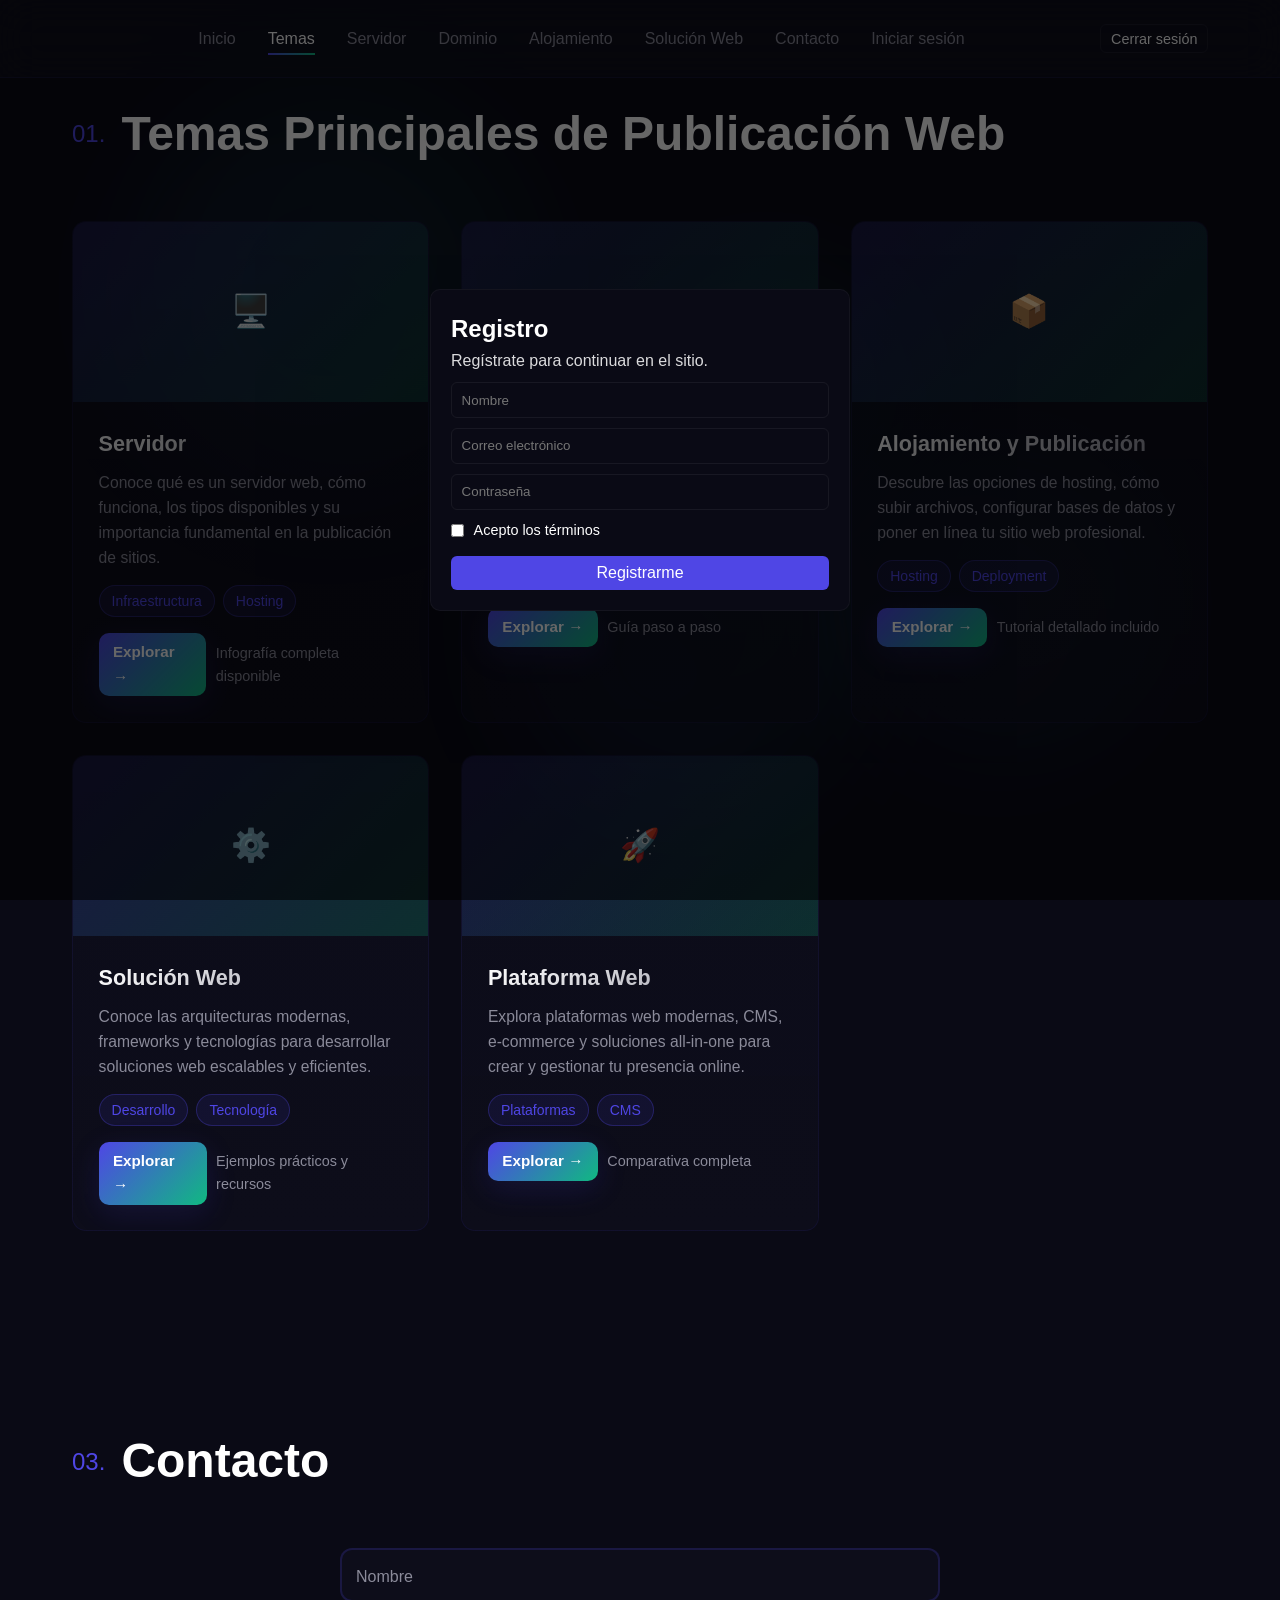
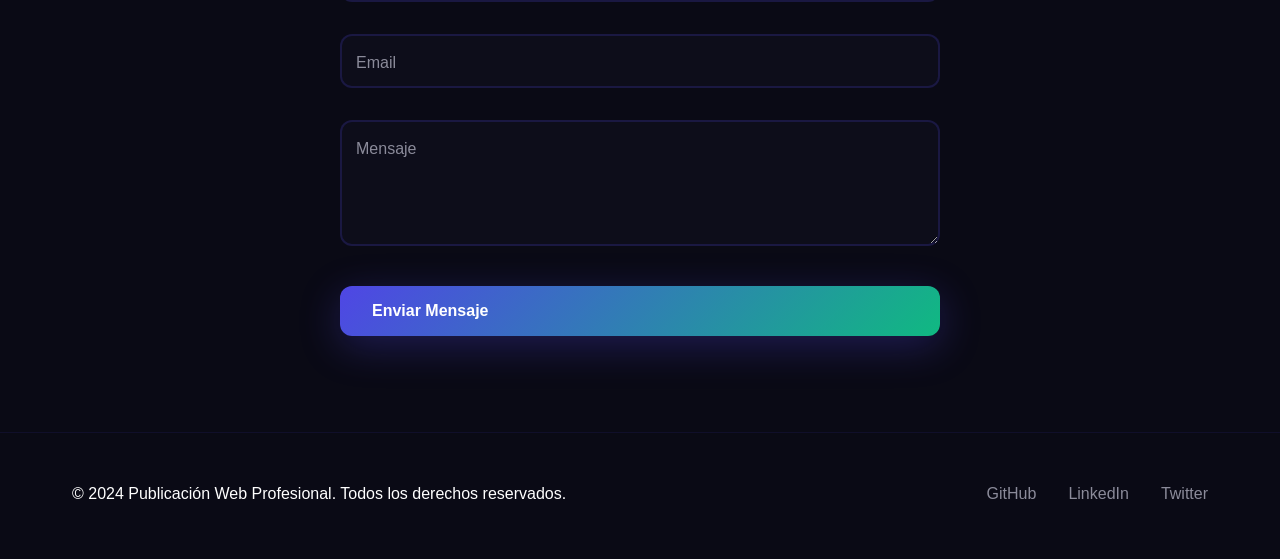
<file: index.html>
<!DOCTYPE html>
<html lang="es">
<head>
    <meta charset="UTF-8">
    <meta name="viewport" content="width=device-width, initial-scale=1.0">
    <title>Publicación Web Profesional | Hosting, Dominios y Soluciones</title>
    <link rel="stylesheet" href="estilo.css">
</head>
<body>
    <!-- Animated Background -->
    <div class="animated-bg">
        <div class="floating-shape shape-1"></div>
        <div class="floating-shape shape-2"></div>
        <div class="floating-shape shape-3"></div>
        <div class="floating-shape shape-4"></div>
    </div>

    <!-- Navigation -->
    <nav class="navbar">
        <div class="container">
            <div class="nav-brand">
                <span class="logo-text"></span>
            </div>
            <ul class="nav-menu">
                <li><a href="#home" class="nav-link active">Inicio</a></li>
                <li><a href="#projects" class="nav-link">Temas</a></li>
                <li><a href="seguridad.html" class="nav-link">Servidor</a></li>
                <li><a href="bienestar.html" class="nav-link">Dominio</a></li>
                <li><a href="privacidad.html" class="nav-link">Alojamiento</a></li>
                <li><a href="multimedia.html" class="nav-link">Solución Web</a></li>
                <li><a href="contacto.html" class="nav-link">Contacto</a></li>
                <li><a href="login.html" class="nav-link">Iniciar sesión</a></li>
            </ul>
            <div class="hamburger">
                <span></span>
                <span></span>
                <span></span>
            </div>
        </div>
    </nav>

    <!-- Projects Section -->
    <section id="projects" class="projects">
        <div class="container">
            <h2 class="section-title">
                <span class="title-number">01.</span>
                Temas Principales de Publicación Web
            </h2>
            <div class="projects-grid">
                <div class="project-card" data-tilt>
                    <div class="card-glow"></div>
                    <div class="project-image">
                        <div class="image-overlay"></div>
                        <div class="project-preview">🖥️</div>
                    </div>
                    <div class="project-content">
                        <h3>Servidor</h3>
                        <p>Conoce qué es un servidor web, cómo funciona, los tipos disponibles y su importancia fundamental en la publicación de sitios.</p>
                        <div class="project-tags">
                            <span class="tag">Infraestructura</span>
                            <span class="tag">Hosting</span>
                        </div>
                        <div class="project-action">
                            <a href="seguridad.html" class="project-link">Explorar →</a>
                            <span style="color:var(--gray);font-size:0.9rem;">Infografía completa disponible</span>
                        </div>
                    </div>
                </div>

                <div class="project-card" data-tilt>
                    <div class="card-glow"></div>
                    <div class="project-image">
                        <div class="image-overlay"></div>
                        <div class="project-preview">🌐</div>
                    </div>
                    <div class="project-content">
                        <h3>Dominio</h3>
                        <p>Aprende cómo elegir un dominio, registrarlo, configurar el DNS y establecer la identidad visual de tu sitio en internet.</p>
                        <div class="project-tags">
                            <span class="tag">Identidad Web</span>
                            <span class="tag">DNS</span>
                        </div>
                        <div class="project-action">
                            <a href="bienestar.html" class="project-link">Explorar →</a>
                            <span style="color:var(--gray);font-size:0.9rem;">Guía paso a paso</span>
                        </div>
                    </div>
                </div>

                <div class="project-card" data-tilt>
                    <div class="card-glow"></div>
                    <div class="project-image">
                        <div class="image-overlay"></div>
                        <div class="project-preview">📦</div>
                    </div>
                    <div class="project-content">
                        <h3>Alojamiento y Publicación</h3>
                        <p>Descubre las opciones de hosting, cómo subir archivos, configurar bases de datos y poner en línea tu sitio web profesional.</p>
                        <div class="project-tags">
                            <span class="tag">Hosting</span>
                            <span class="tag">Deployment</span>
                        </div>
                        <div class="project-action">
                            <a href="privacidad.html" class="project-link">Explorar →</a>
                            <span style="color:var(--gray);font-size:0.9rem;">Tutorial detallado incluido</span>
                        </div>
                    </div>
                </div>

                <div class="project-card" data-tilt>
                    <div class="card-glow"></div>
                    <div class="project-image">
                        <div class="image-overlay"></div>
                        <div class="project-preview">⚙️</div>
                    </div>
                    <div class="project-content">
                        <h3>Solución Web</h3>
                        <p>Conoce las arquitecturas modernas, frameworks y tecnologías para desarrollar soluciones web escalables y eficientes.</p>
                        <div class="project-tags">
                            <span class="tag">Desarrollo</span>
                            <span class="tag">Tecnología</span>
                        </div>
                        <div class="project-action">
                            <a href="multimedia.html" class="project-link">Explorar →</a>
                            <span style="color:var(--gray);font-size:0.9rem;">Ejemplos prácticos y recursos</span>
                        </div>
                    </div>
                </div>

                <div class="project-card" data-tilt>
                    <div class="card-glow"></div>
                    <div class="project-image">
                        <div class="image-overlay"></div>
                        <div class="project-preview">🚀</div>
                    </div>
                    <div class="project-content">
                        <h3>Plataforma Web</h3>
                        <p>Explora plataformas web modernas, CMS, e-commerce y soluciones all-in-one para crear y gestionar tu presencia online.</p>
                        <div class="project-tags">
                            <span class="tag">Plataformas</span>
                            <span class="tag">CMS</span>
                        </div>
                        <div class="project-action">
                            <a href="zona_privada.html" class="project-link">Explorar →</a>
                            <span style="color:var(--gray);font-size:0.9rem;">Comparativa completa</span>
                        </div>
                    </div>
                </div>
            </div>
        </div>
    </section>

    <!-- Contact Section -->
    <section id="contact" class="contact">
        <div class="container">
            <h2 class="section-title">
                <span class="title-number">03.</span>
                Contacto
            </h2>
            <div class="contact-content">
                <form class="contact-form">
                    <div class="form-group">
                        <input type="text" id="name" required>
                        <label for="name">Nombre</label>
                        <span class="focus-border"></span>
                    </div>
                    <div class="form-group">
                        <input type="email" id="email" required>
                        <label for="email">Email</label>
                        <span class="focus-border"></span>
                    </div>
                    <div class="form-group">
                        <textarea id="message" rows="5" required></textarea>
                        <label for="message">Mensaje</label>
                        <span class="focus-border"></span>
                    </div>
                    <button type="submit" class="btn btn-primary btn-submit">
                        <span>Enviar Mensaje</span>
                        <div class="btn-glow"></div>
                    </button>
                </form>
            </div>
        </div>
    </section>

    <!-- Footer -->
    <footer class="footer">
        <div class="container">
            <p>&copy; 2024 Publicación Web Profesional. Todos los derechos reservados.</p>
            <div class="social-links">
                <a href="#" class="social-link">GitHub</a>
                <a href="#" class="social-link">LinkedIn</a>
                <a href="#" class="social-link">Twitter</a>
            </div>
        </div>
    </footer>

    <script src="script.js"></script>
</body>
</html>
</file>
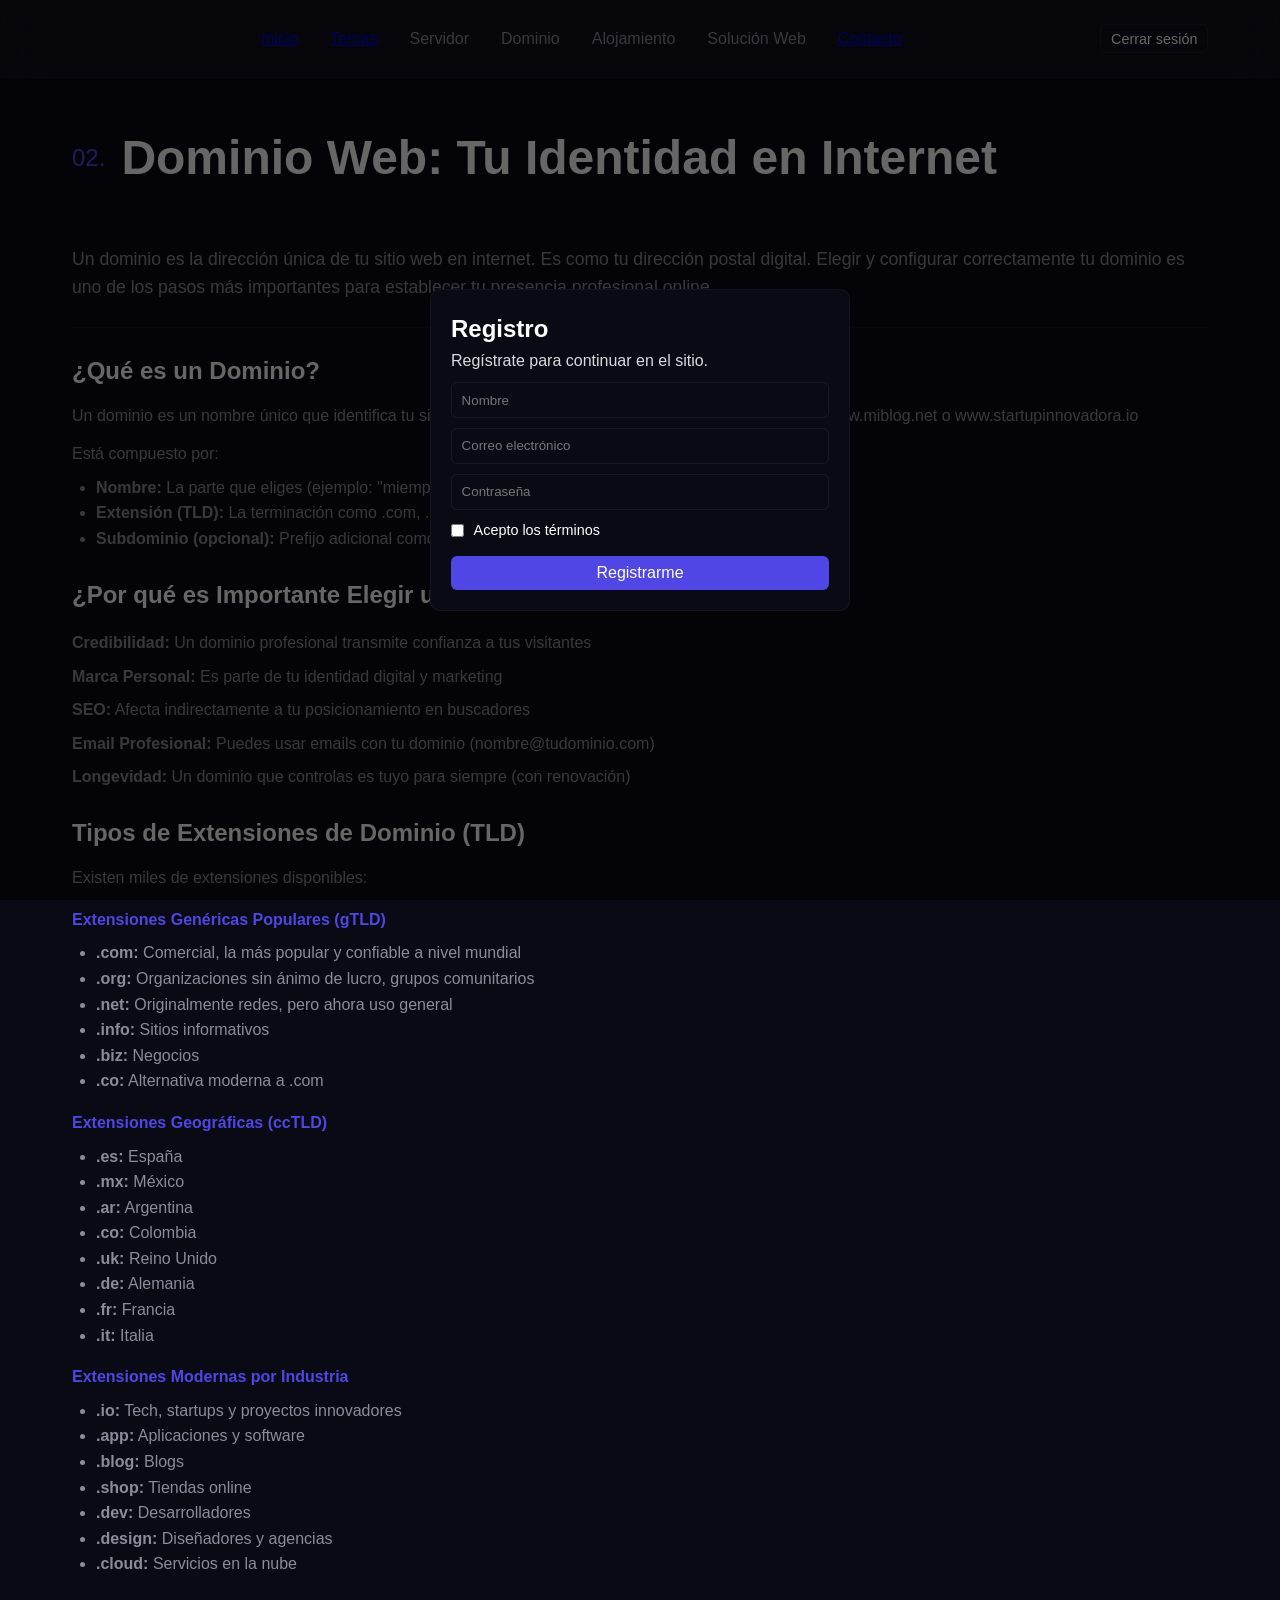
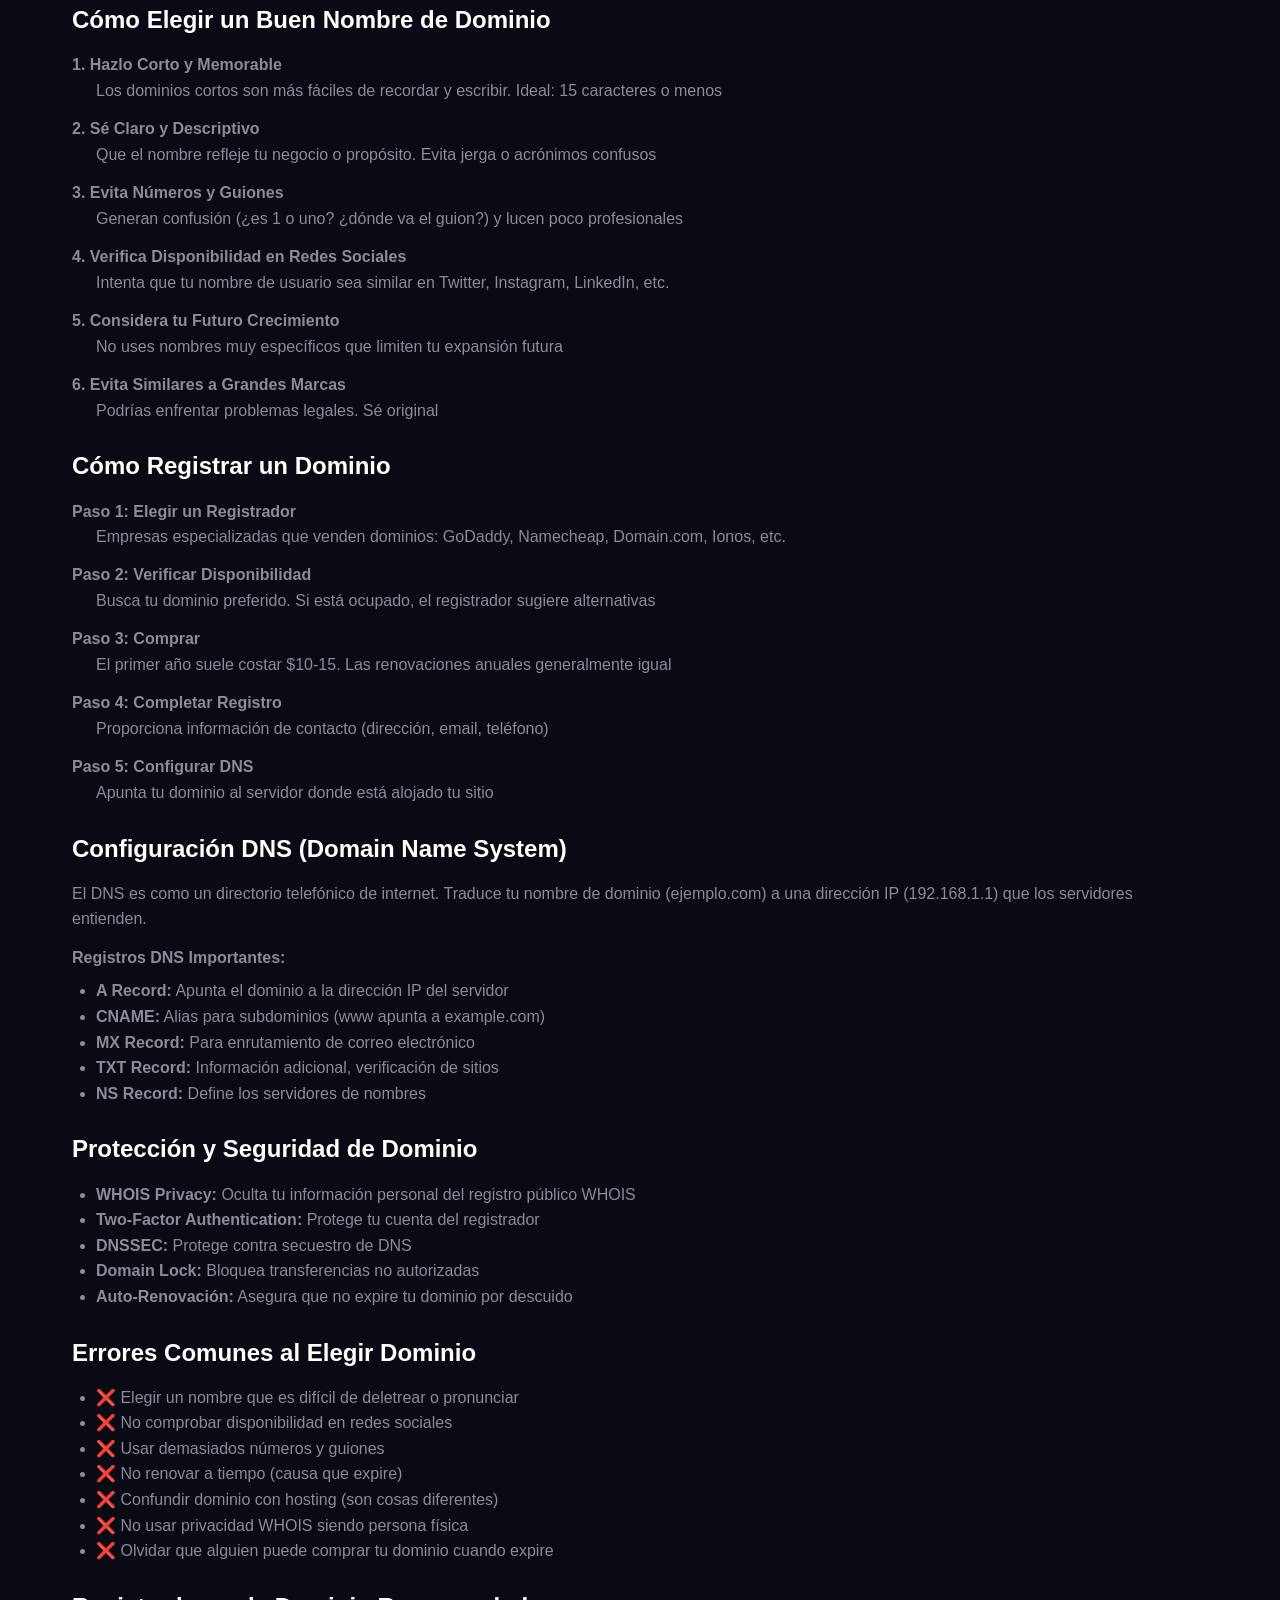
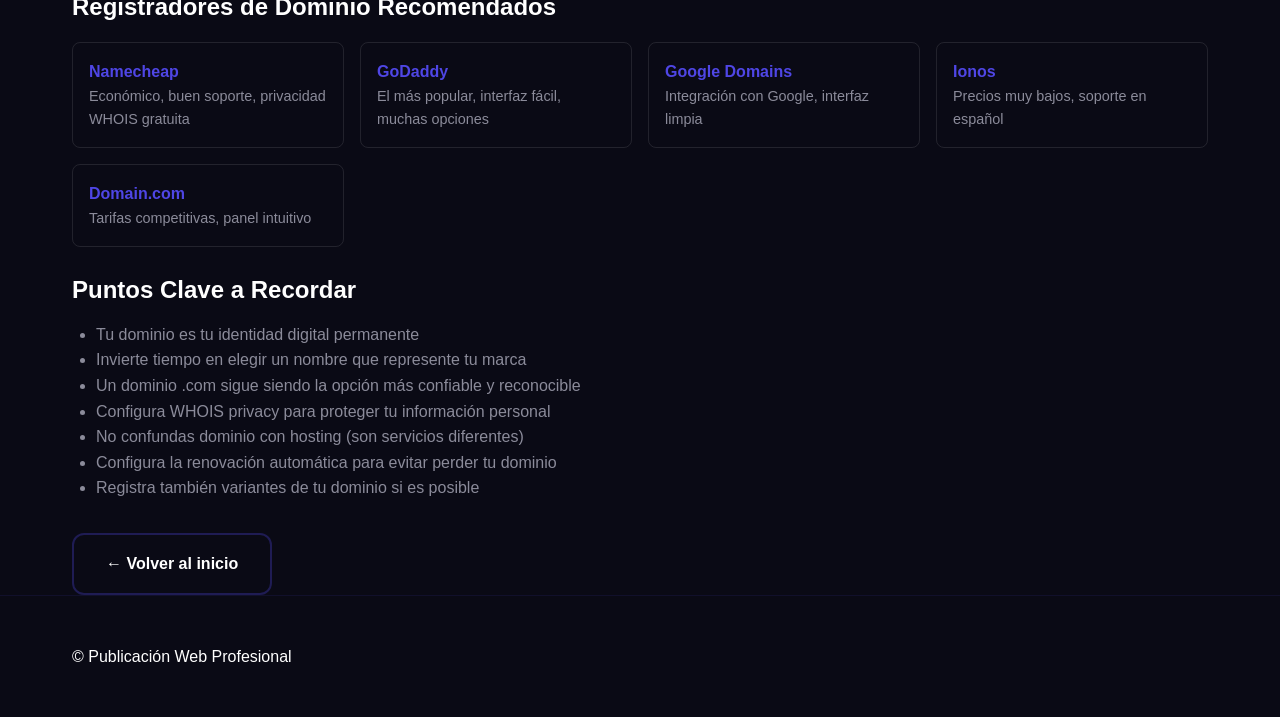
<file: bienestar.html>
<!DOCTYPE html>
<html lang="es">
<head>
    <meta charset="utf-8">
    <meta name="viewport" content="width=device-width,initial-scale=1">
    <title>Dominio Web </title>
    <link rel="stylesheet" href="estilo.css">
</head>
<body>
    <header class="navbar">
        <div class="container">
            <div class="nav-brand"><a href="index.html" class="logo-text"></a></div>
            <ul class="nav-menu">
                <li><a href="index.html">Inicio</a></li>
                <li><a href="index.html#projects">Temas</a></li>
                <li><a href="seguridad.html" class="nav-link">Servidor</a></li>
                <li><a href="bienestar.html" class="nav-link active">Dominio</a></li>
                <li><a href="privacidad.html" class="nav-link">Alojamiento</a></li>
                <li><a href="multimedia.html" class="nav-link">Solución Web</a></li>
                <li><a href="contacto.html">Contacto</a></li>
            </ul>
            <div class="hamburger"><span></span><span></span><span></span></div>
        </div>
    </header>

    <main class="container" style="padding-top:120px;">
        <section>
            <h1 class="section-title"><span class="title-number">02.</span> Dominio Web: Tu Identidad en Internet</h1>
            <p style="color:var(--gray);font-size:1.1rem;">Un dominio es la dirección única de tu sitio web en internet. Es como tu dirección postal digital. Elegir y configurar correctamente tu dominio es uno de los pasos más importantes para establecer tu presencia profesional online.</p>

            <hr style="border:none;border-top:1px solid rgba(var(--light-rgb),0.04);margin-top:1.6rem;" />

            <h2 style="color:var(--light);margin-top:1.5rem;">¿Qué es un Dominio?</h2>
            <p style="color:var(--gray);margin-top:0.8rem;">Un dominio es un nombre único que identifica tu sitio web en internet. Por ejemplo: www.miempresa.com, www.miblog.net o www.startupinnovadora.io</p>
            
            <p style="color:var(--gray);margin-top:0.8rem;">Está compuesto por:</p>
            <ul style="margin-top:0.5rem;color:var(--gray);margin-left:1.5rem;">
                <li><strong>Nombre:</strong> La parte que eliges (ejemplo: "miempresa")</li>
                <li><strong>Extensión (TLD):</strong> La terminación como .com, .es, .net, .org, .io, etc.</li>
                <li><strong>Subdominio (opcional):</strong> Prefijo adicional como "www" o "blog"</li>
            </ul>

            <h2 style="color:var(--light);margin-top:1.5rem;">¿Por qué es Importante Elegir un Buen Dominio?</h2>
            <div style="margin-top:1rem;">
                <p style="color:var(--gray);"><strong>Credibilidad:</strong> Un dominio profesional transmite confianza a tus visitantes</p>
                <p style="color:var(--gray);margin-top:0.5rem;"><strong>Marca Personal:</strong> Es parte de tu identidad digital y marketing</p>
                <p style="color:var(--gray);margin-top:0.5rem;"><strong>SEO:</strong> Afecta indirectamente a tu posicionamiento en buscadores</p>
                <p style="color:var(--gray);margin-top:0.5rem;"><strong>Email Profesional:</strong> Puedes usar emails con tu dominio (nombre@tudominio.com)</p>
                <p style="color:var(--gray);margin-top:0.5rem;"><strong>Longevidad:</strong> Un dominio que controlas es tuyo para siempre (con renovación)</p>
            </div>

            <h2 style="color:var(--light);margin-top:1.5rem;">Tipos de Extensiones de Dominio (TLD)</h2>
            <p style="color:var(--gray);margin-top:0.8rem;">Existen miles de extensiones disponibles:</p>

            <div style="margin-top:1rem;">
                <h4 style="color:var(--primary);">Extensiones Genéricas Populares (gTLD)</h4>
                <ul style="margin-top:0.5rem;color:var(--gray);margin-left:1.5rem;">
                    <li><strong>.com:</strong> Comercial, la más popular y confiable a nivel mundial</li>
                    <li><strong>.org:</strong> Organizaciones sin ánimo de lucro, grupos comunitarios</li>
                    <li><strong>.net:</strong> Originalmente redes, pero ahora uso general</li>
                    <li><strong>.info:</strong> Sitios informativos</li>
                    <li><strong>.biz:</strong> Negocios</li>
                    <li><strong>.co:</strong> Alternativa moderna a .com</li>
                </ul>

                <h4 style="color:var(--primary);margin-top:1rem;">Extensiones Geográficas (ccTLD)</h4>
                <ul style="margin-top:0.5rem;color:var(--gray);margin-left:1.5rem;">
                    <li><strong>.es:</strong> España</li>
                    <li><strong>.mx:</strong> México</li>
                    <li><strong>.ar:</strong> Argentina</li>
                    <li><strong>.co:</strong> Colombia</li>
                    <li><strong>.uk:</strong> Reino Unido</li>
                    <li><strong>.de:</strong> Alemania</li>
                    <li><strong>.fr:</strong> Francia</li>
                    <li><strong>.it:</strong> Italia</li>
                </ul>

                <h4 style="color:var(--primary);margin-top:1rem;">Extensiones Modernas por Industria</h4>
                <ul style="margin-top:0.5rem;color:var(--gray);margin-left:1.5rem;">
                    <li><strong>.io:</strong> Tech, startups y proyectos innovadores</li>
                    <li><strong>.app:</strong> Aplicaciones y software</li>
                    <li><strong>.blog:</strong> Blogs</li>
                    <li><strong>.shop:</strong> Tiendas online</li>
                    <li><strong>.dev:</strong> Desarrolladores</li>
                    <li><strong>.design:</strong> Diseñadores y agencias</li>
                    <li><strong>.cloud:</strong> Servicios en la nube</li>
                </ul>
            </div>

            <h2 style="color:var(--light);margin-top:1.5rem;">Cómo Elegir un Buen Nombre de Dominio</h2>
            <p style="color:var(--gray);margin-top:0.8rem;"><strong>1. Hazlo Corto y Memorable</strong></p>
            <p style="color:var(--gray);margin-left:1.5rem;">Los dominios cortos son más fáciles de recordar y escribir. Ideal: 15 caracteres o menos</p>

            <p style="color:var(--gray);margin-top:0.8rem;"><strong>2. Sé Claro y Descriptivo</strong></p>
            <p style="color:var(--gray);margin-left:1.5rem;">Que el nombre refleje tu negocio o propósito. Evita jerga o acrónimos confusos</p>

            <p style="color:var(--gray);margin-top:0.8rem;"><strong>3. Evita Números y Guiones</strong></p>
            <p style="color:var(--gray);margin-left:1.5rem;">Generan confusión (¿es 1 o uno? ¿dónde va el guion?) y lucen poco profesionales</p>

            <p style="color:var(--gray);margin-top:0.8rem;"><strong>4. Verifica Disponibilidad en Redes Sociales</strong></p>
            <p style="color:var(--gray);margin-left:1.5rem;">Intenta que tu nombre de usuario sea similar en Twitter, Instagram, LinkedIn, etc.</p>

            <p style="color:var(--gray);margin-top:0.8rem;"><strong>5. Considera tu Futuro Crecimiento</strong></p>
            <p style="color:var(--gray);margin-left:1.5rem;">No uses nombres muy específicos que limiten tu expansión futura</p>

            <p style="color:var(--gray);margin-top:0.8rem;"><strong>6. Evita Similares a Grandes Marcas</strong></p>
            <p style="color:var(--gray);margin-left:1.5rem;">Podrías enfrentar problemas legales. Sé original</p>

            <h2 style="color:var(--light);margin-top:1.5rem;">Cómo Registrar un Dominio</h2>
            <p style="color:var(--gray);margin-top:0.8rem;"><strong>Paso 1: Elegir un Registrador</strong></p>
            <p style="color:var(--gray);margin-left:1.5rem;">Empresas especializadas que venden dominios: GoDaddy, Namecheap, Domain.com, Ionos, etc.</p>

            <p style="color:var(--gray);margin-top:0.8rem;"><strong>Paso 2: Verificar Disponibilidad</strong></p>
            <p style="color:var(--gray);margin-left:1.5rem;">Busca tu dominio preferido. Si está ocupado, el registrador sugiere alternativas</p>

            <p style="color:var(--gray);margin-top:0.8rem;"><strong>Paso 3: Comprar</strong></p>
            <p style="color:var(--gray);margin-left:1.5rem;">El primer año suele costar $10-15. Las renovaciones anuales generalmente igual</p>

            <p style="color:var(--gray);margin-top:0.8rem;"><strong>Paso 4: Completar Registro</strong></p>
            <p style="color:var(--gray);margin-left:1.5rem;">Proporciona información de contacto (dirección, email, teléfono)</p>

            <p style="color:var(--gray);margin-top:0.8rem;"><strong>Paso 5: Configurar DNS</strong></p>
            <p style="color:var(--gray);margin-left:1.5rem;">Apunta tu dominio al servidor donde está alojado tu sitio</p>

            <h2 style="color:var(--light);margin-top:1.5rem;">Configuración DNS (Domain Name System)</h2>
            <p style="color:var(--gray);margin-top:0.8rem;">El DNS es como un directorio telefónico de internet. Traduce tu nombre de dominio (ejemplo.com) a una dirección IP (192.168.1.1) que los servidores entienden.</p>

            <p style="color:var(--gray);margin-top:0.8rem;"><strong>Registros DNS Importantes:</strong></p>
            <ul style="margin-top:0.5rem;color:var(--gray);margin-left:1.5rem;">
                <li><strong>A Record:</strong> Apunta el dominio a la dirección IP del servidor</li>
                <li><strong>CNAME:</strong> Alias para subdominios (www apunta a example.com)</li>
                <li><strong>MX Record:</strong> Para enrutamiento de correo electrónico</li>
                <li><strong>TXT Record:</strong> Información adicional, verificación de sitios</li>
                <li><strong>NS Record:</strong> Define los servidores de nombres</li>
            </ul>

            <h2 style="color:var(--light);margin-top:1.5rem;">Protección y Seguridad de Dominio</h2>
            <ul style="margin-top:0.8rem;color:var(--gray);margin-left:1.5rem;">
                <li><strong>WHOIS Privacy:</strong> Oculta tu información personal del registro público WHOIS</li>
                <li><strong>Two-Factor Authentication:</strong> Protege tu cuenta del registrador</li>
                <li><strong>DNSSEC:</strong> Protege contra secuestro de DNS</li>
                <li><strong>Domain Lock:</strong> Bloquea transferencias no autorizadas</li>
                <li><strong>Auto-Renovación:</strong> Asegura que no expire tu dominio por descuido</li>
            </ul>

            <h2 style="color:var(--light);margin-top:1.5rem;">Errores Comunes al Elegir Dominio</h2>
            <ul style="margin-top:0.8rem;color:var(--gray);margin-left:1.5rem;">
                <li>❌ Elegir un nombre que es difícil de deletrear o pronunciar</li>
                <li>❌ No comprobar disponibilidad en redes sociales</li>
                <li>❌ Usar demasiados números y guiones</li>
                <li>❌ No renovar a tiempo (causa que expire)</li>
                <li>❌ Confundir dominio con hosting (son cosas diferentes)</li>
                <li>❌ No usar privacidad WHOIS siendo persona física</li>
                <li>❌ Olvidar que alguien puede comprar tu dominio cuando expire</li>
            </ul>

            <h2 style="color:var(--light);margin-top:1.5rem;">Registradores de Dominio Recomendados</h2>
            <div style="display:grid;grid-template-columns:repeat(auto-fit,minmax(250px,1fr));gap:1rem;margin-top:1rem;">
                <div style="border:1px solid rgba(var(--light-rgb),0.1);padding:1rem;border-radius:8px;">
                    <h4 style="color:var(--primary);">Namecheap</h4>
                    <p style="color:var(--gray);font-size:0.9rem;">Económico, buen soporte, privacidad WHOIS gratuita</p>
                </div>
                <div style="border:1px solid rgba(var(--light-rgb),0.1);padding:1rem;border-radius:8px;">
                    <h4 style="color:var(--primary);">GoDaddy</h4>
                    <p style="color:var(--gray);font-size:0.9rem;">El más popular, interfaz fácil, muchas opciones</p>
                </div>
                <div style="border:1px solid rgba(var(--light-rgb),0.1);padding:1rem;border-radius:8px;">
                    <h4 style="color:var(--primary);">Google Domains</h4>
                    <p style="color:var(--gray);font-size:0.9rem;">Integración con Google, interfaz limpia</p>
                </div>
                <div style="border:1px solid rgba(var(--light-rgb),0.1);padding:1rem;border-radius:8px;">
                    <h4 style="color:var(--primary);">Ionos</h4>
                    <p style="color:var(--gray);font-size:0.9rem;">Precios muy bajos, soporte en español</p>
                </div>
                <div style="border:1px solid rgba(var(--light-rgb),0.1);padding:1rem;border-radius:8px;">
                    <h4 style="color:var(--primary);">Domain.com</h4>
                    <p style="color:var(--gray);font-size:0.9rem;">Tarifas competitivas, panel intuitivo</p>
                </div>
            </div>

            <h2 style="color:var(--light);margin-top:1.5rem;">Puntos Clave a Recordar</h2>
            <ul style="margin-top:0.8rem;color:var(--gray);margin-left:1.5rem;">
                <li>Tu dominio es tu identidad digital permanente</li>
                <li>Invierte tiempo en elegir un nombre que represente tu marca</li>
                <li>Un dominio .com sigue siendo la opción más confiable y reconocible</li>
                <li>Configura WHOIS privacy para proteger tu información personal</li>
                <li>No confundas dominio con hosting (son servicios diferentes)</li>
                <li>Configura la renovación automática para evitar perder tu dominio</li>
                <li>Registra también variantes de tu dominio si es posible</li>
            </ul>

            <p style="margin-top:2rem;"><a href="index.html" class="btn btn-secondary">← Volver al inicio</a></p>
        </section>
    </main>

    <footer class="footer">
        <div class="container">
            <p>&copy; Publicación Web Profesional</p>
        </div>
    </footer>

    <script src="script.js"></script>
</body>
</html>
</file>
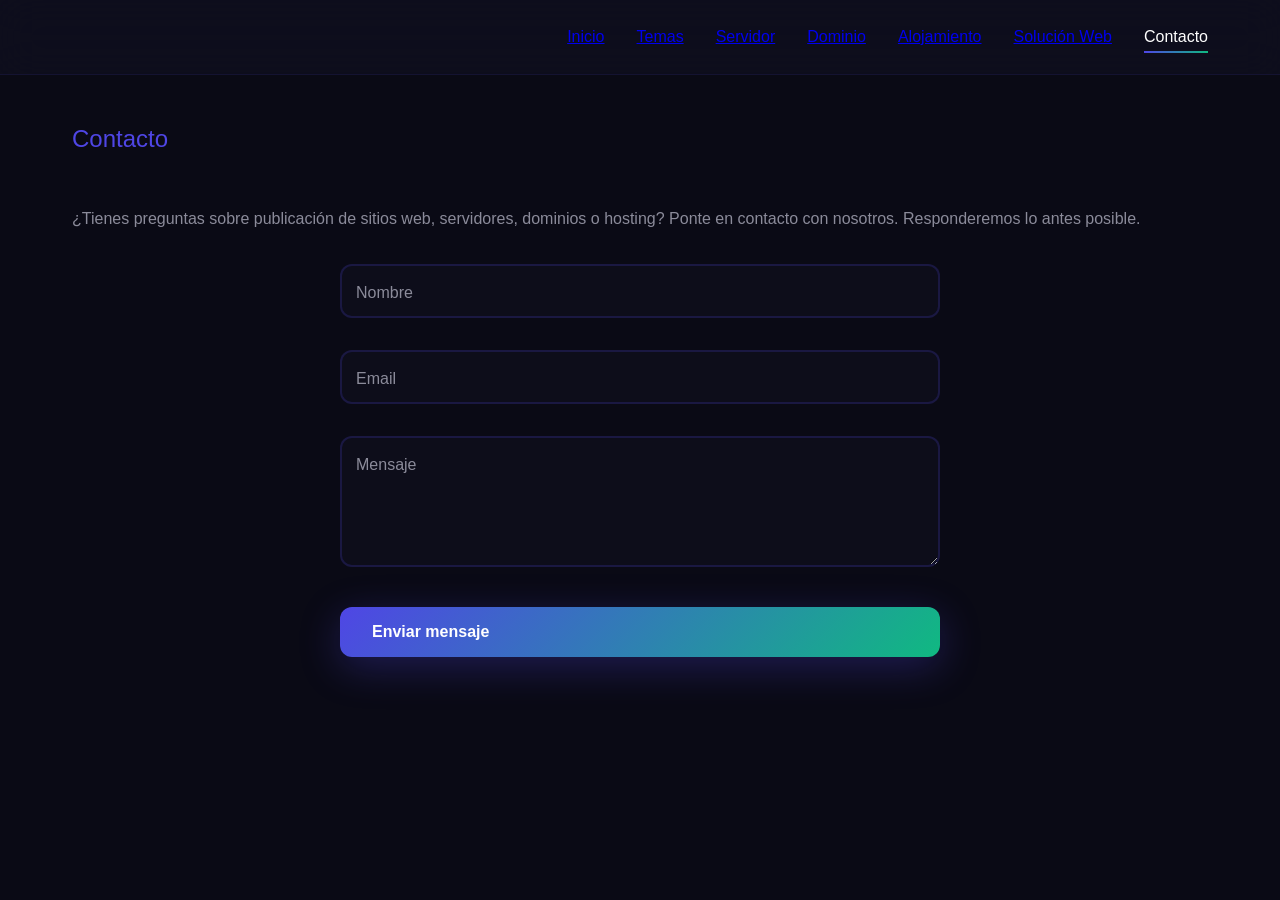
<file: contacto.html>
<!DOCTYPE html>
<html lang="es">
<head>
    <meta charset="utf-8">
    <meta name="viewport" content="width=device-width,initial-scale=1">
    <title>Contacto</title>
    <link rel="stylesheet" href="estilo.css">
</head>
<body>
    <header class="navbar">
        <div class="container">
            <div class="nav-brand"><a href="index.html" class="logo-text"></a></div>
            <ul class="nav-menu">
                <li><a href="index.html">Inicio</a></li>
                <li><a href="index.html#projects">Temas</a></li>
                <li><a href="seguridad.html">Servidor</a></li>
                <li><a href="bienestar.html">Dominio</a></li>
                <li><a href="privacidad.html">Alojamiento</a></li>
                <li><a href="multimedia.html">Solución Web</a></li>
                <li><a href="contacto.html" class="nav-link active">Contacto</a></li>
            </ul>
            <div class="hamburger"><span></span><span></span><span></span></div>
        </div>
    </header>

    <main class="container" style="padding-top:120px;">
        <section>
            <h1 class="section-title"><span class="title-number">Contacto</span></h1>
            <p style="color:var(--gray);">¿Tienes preguntas sobre publicación de sitios web, servidores, dominios o hosting? Ponte en contacto con nosotros. Responderemos lo antes posible.</p>
        </section>

        <section style="margin-top:2rem;">
            <!-- Para recibir mensajes en tu Gmail usa Formspree u otro servicio
                 - Regístrate en Formspree y reemplaza YOUR_FORM_ID en script.js
                 - También puedes usar EmailJS o un backend propio
            -->
            <form id="contactForm" class="contact-form" action="https://formspree.io/f/xpwvrzqg" method="POST">
                <input type="hidden" name="_subject" value="Nuevo mensaje — Mi Proyecto Digital">
                <div class="form-group">
                    <input type="text" id="name" name="name" required>
                    <label for="name">Nombre</label>
                    <span class="focus-border"></span>
                </div>

                <div class="form-group">
                    <input type="email" id="email" name="email" required>
                    <label for="email">Email</label>
                    <span class="focus-border"></span>
                </div>

                <div class="form-group">
                    <textarea id="message" name="message" rows="5" required></textarea>
                    <label for="message">Mensaje</label>
                    <span class="focus-border"></span>
                </div>

                <button type="submit" class="btn btn-primary btn-submit"><span>Enviar mensaje</span><div class="btn-glow"></div></button>
            </form>

        </section>
    </main>

</body>
</html>
</file>
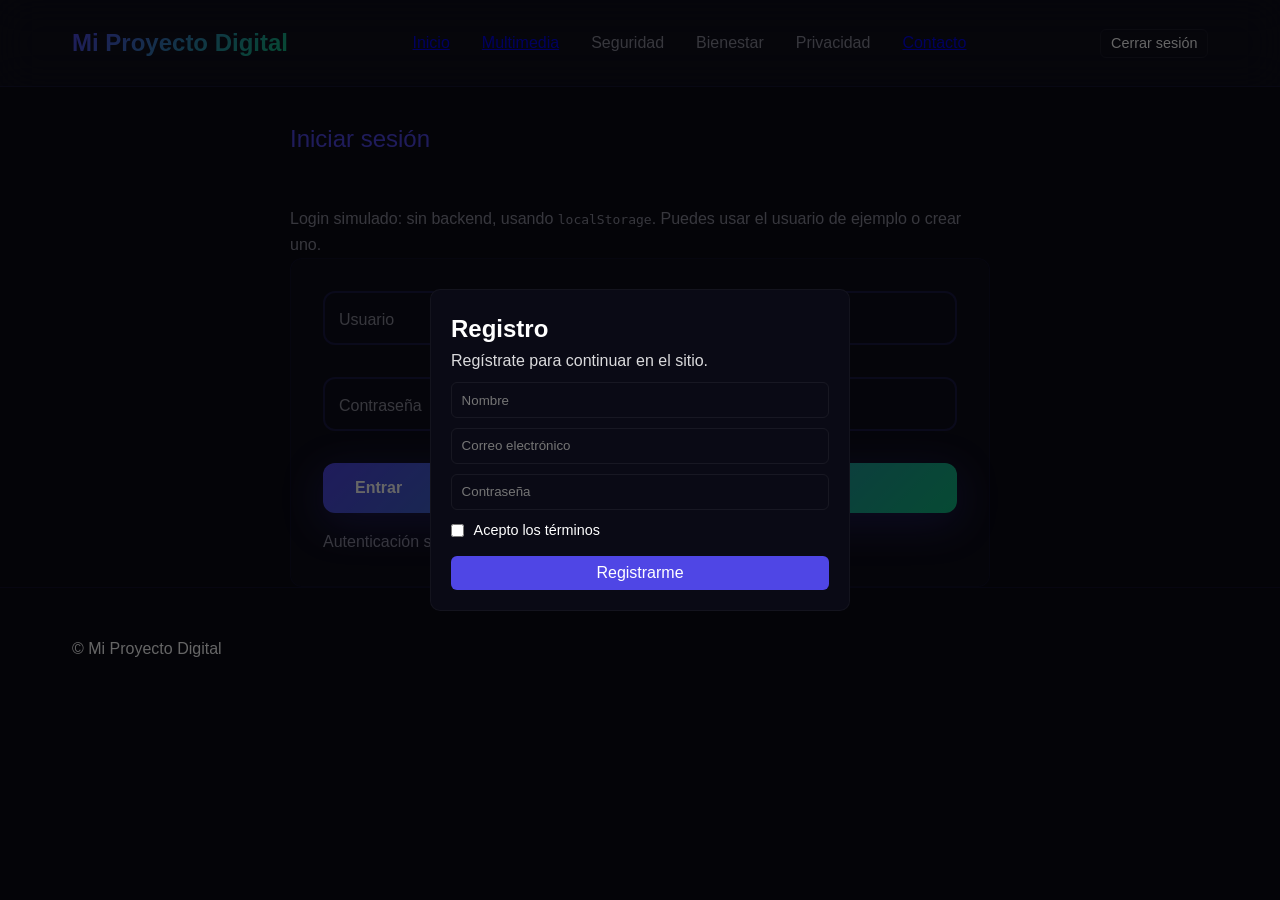
<file: login.html>
<!DOCTYPE html>
<html lang="es">
<head>
    <meta charset="utf-8">
    <meta name="viewport" content="width=device-width,initial-scale=1">
    <title>Iniciar sesión</title>
    <link rel="stylesheet" href="estilo.css">
</head>
<body>
    <header class="navbar">
        <div class="container">
            <div class="nav-brand"><a href="index.html" class="logo-text">Mi Proyecto Digital</a></div>
            <ul class="nav-menu">
                <li><a href="index.html">Inicio</a></li>
                <li><a href="multimedia.html">Multimedia</a></li>
                <li><a href="seguridad.html" class="nav-link">Seguridad</a></li>
                <li><a href="bienestar.html" class="nav-link">Bienestar</a></li>
                <li><a href="privacidad.html" class="nav-link">Privacidad</a></li>
                <li><a href="contacto.html">Contacto</a></li>
            </ul>
            <div class="hamburger"><span></span><span></span><span></span></div>
        </div>
    </header>

    <main class="container" style="padding-top:120px;">
        <section style="max-width:700px;margin:0 auto;">
            <h1 class="section-title"><span class="title-number">Iniciar sesión</span></h1>
            <p style="color:var(--gray);">Login simulado: sin backend, usando <code>localStorage</code>. Puedes usar el usuario de ejemplo o crear uno.</p>

            <form id="loginForm" style="background:rgba(var(--dark-rgb),0.6);padding:2rem;border-radius:12px;border:1px solid rgba(var(--primary-rgb),0.06);">
                <div class="form-group">
                    <input id="user" type="text" required>
                    <label for="user">Usuario</label>
                    <span class="focus-border"></span>
                </div>
                <div class="form-group">
                    <input id="pass" type="password" minlength="4" required>
                    <label for="pass">Contraseña</label>
                    <span class="focus-border"></span>
                </div>
                <button type="submit" class="btn btn-primary btn-submit"><span>Entrar</span><div class="btn-glow"></div></button>
                <p style="color:var(--gray);margin-top:1rem;">Autenticación simulada. Usuario demo: <strong>alumno</strong>, contraseña <strong>1234</strong></p>
            </form>
        </section>
    </main>

    <footer class="footer">
        <div class="container">
            <p>&copy; Mi Proyecto Digital</p>
        </div>
    </footer>

    <script src="script.js"></script>
</body>
</html>
</file>
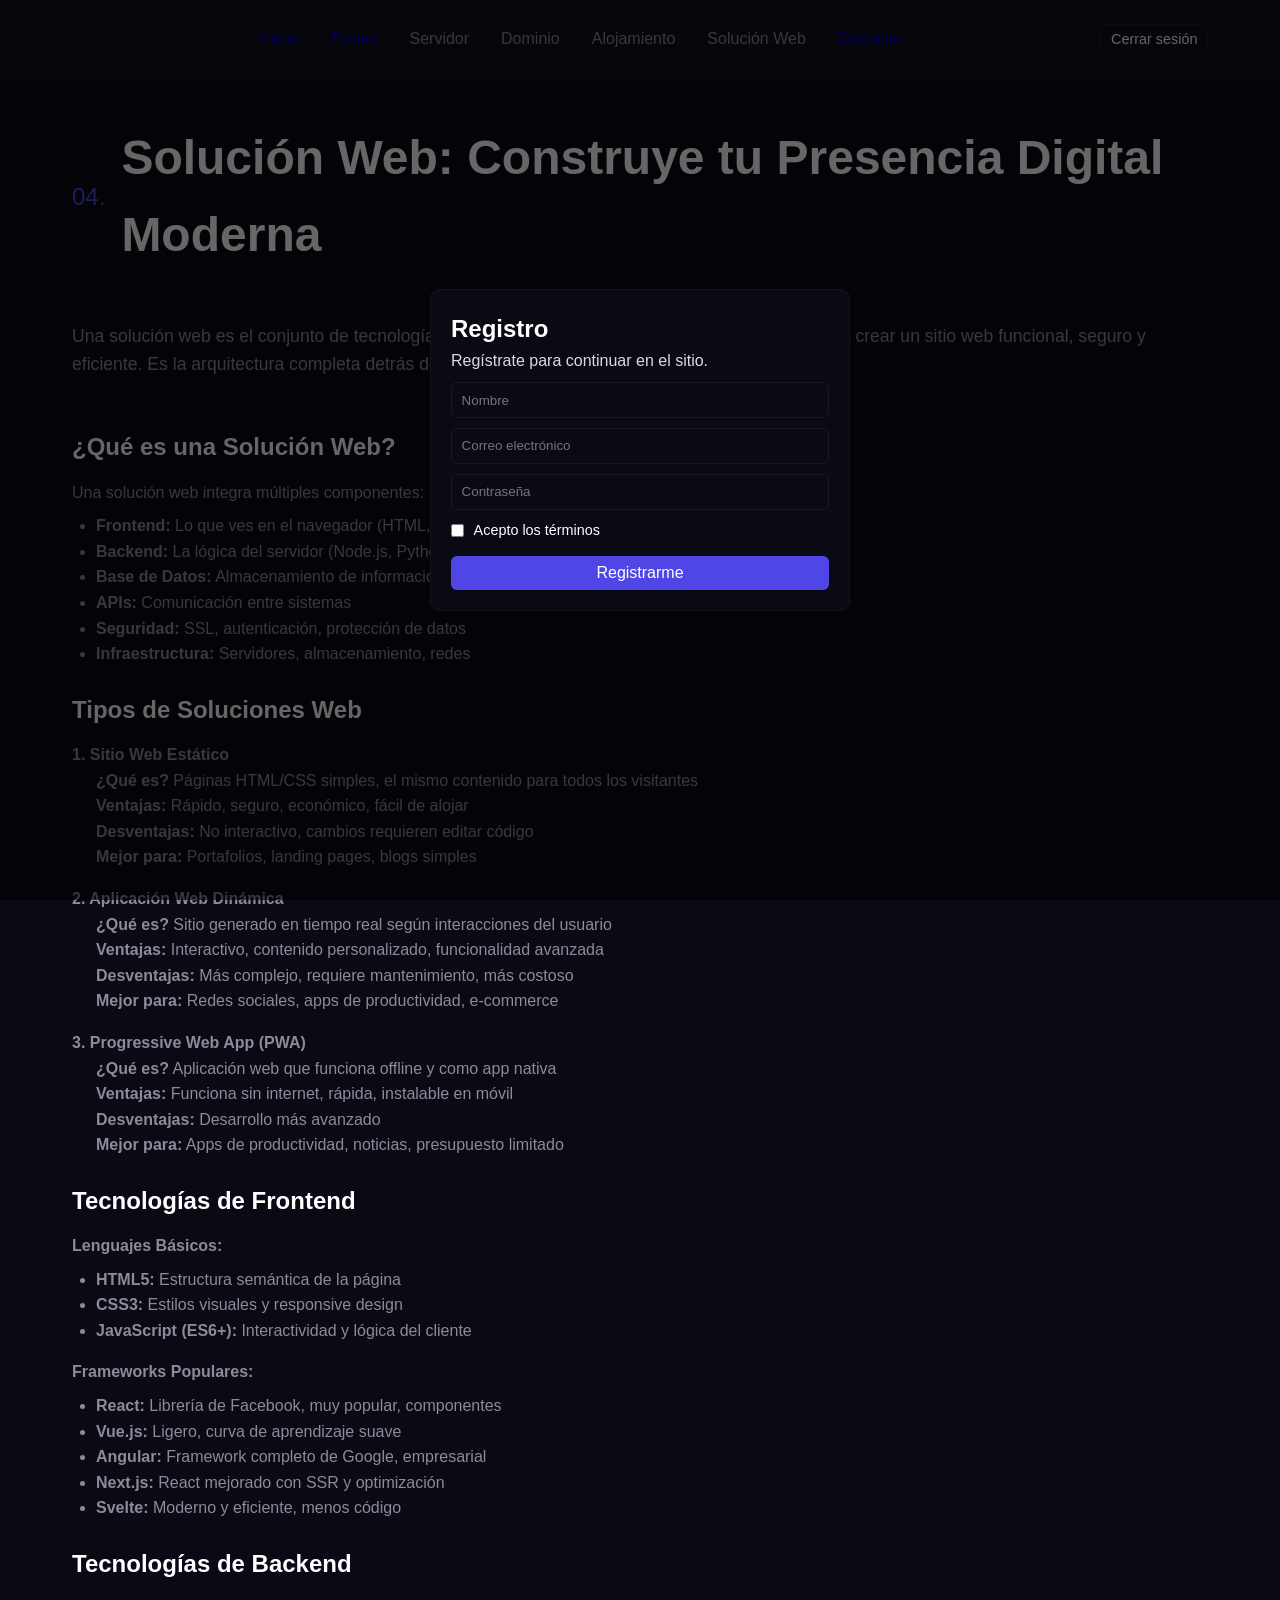
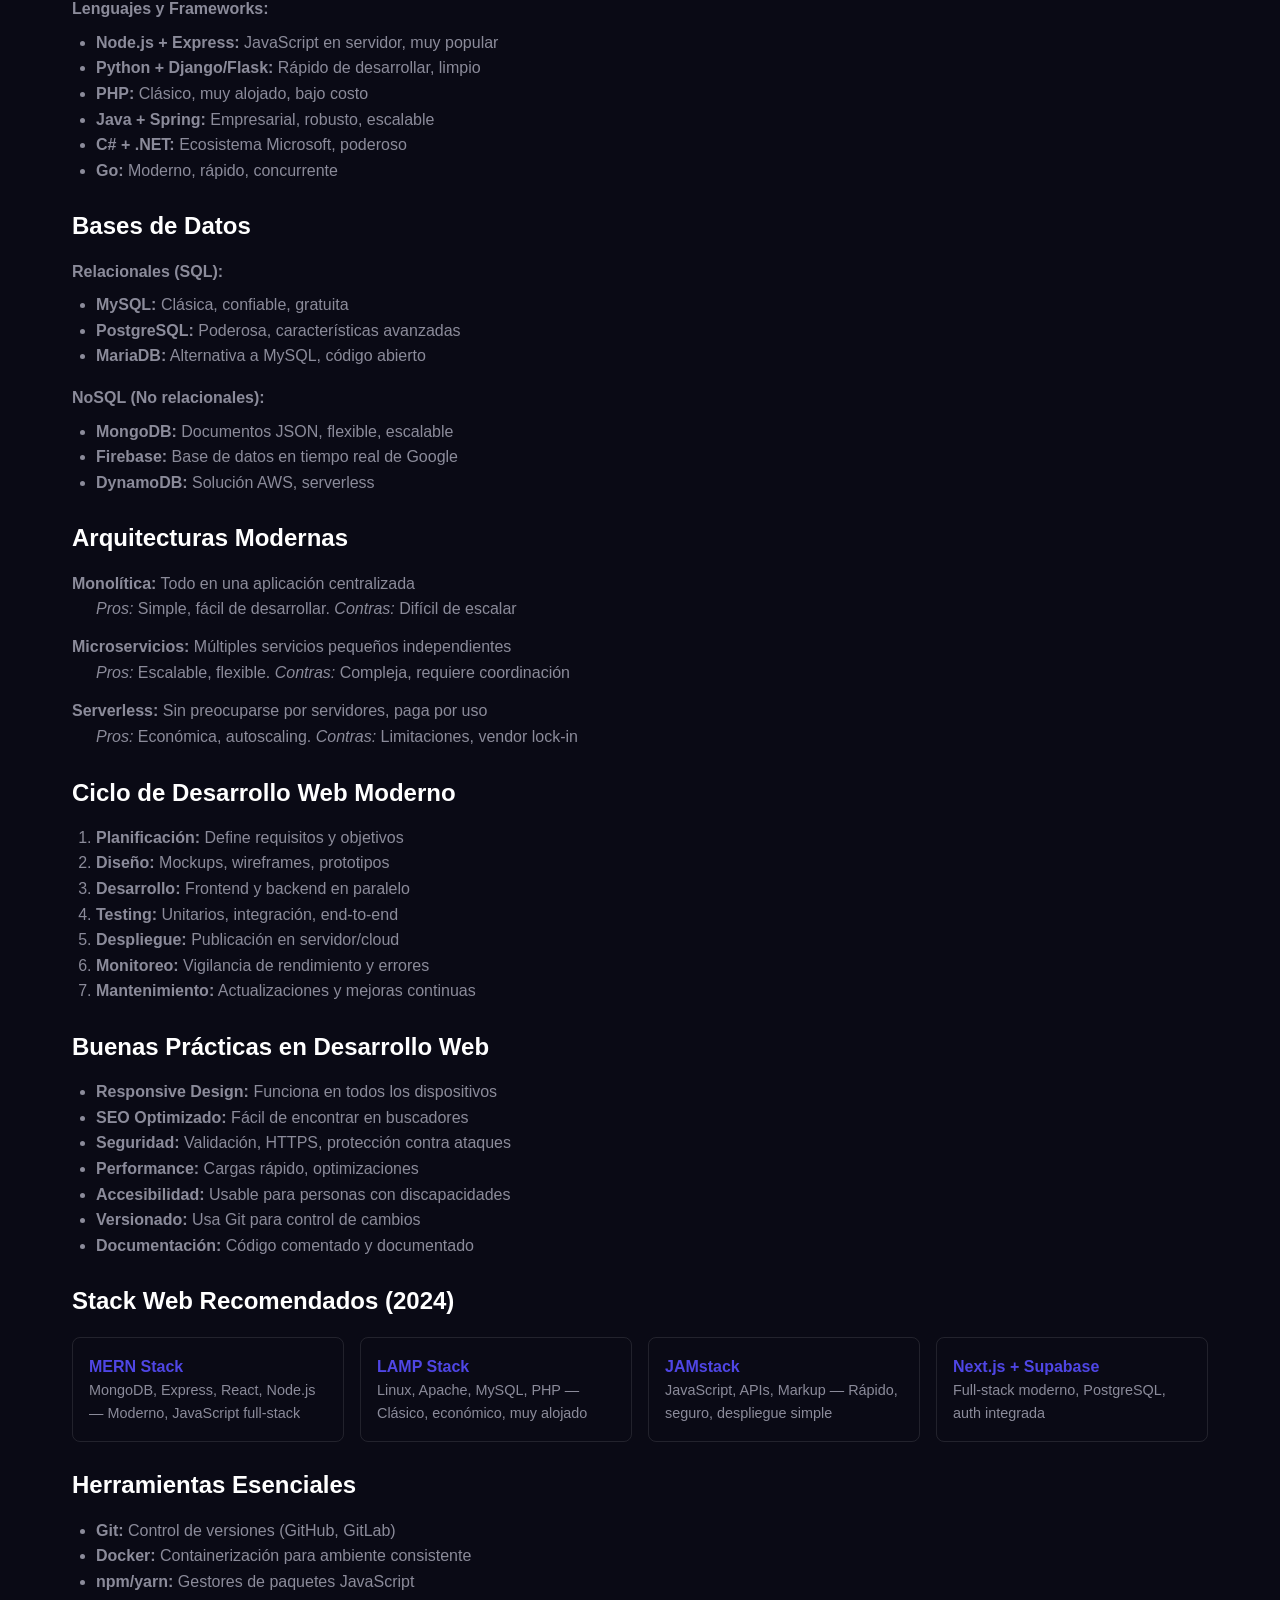
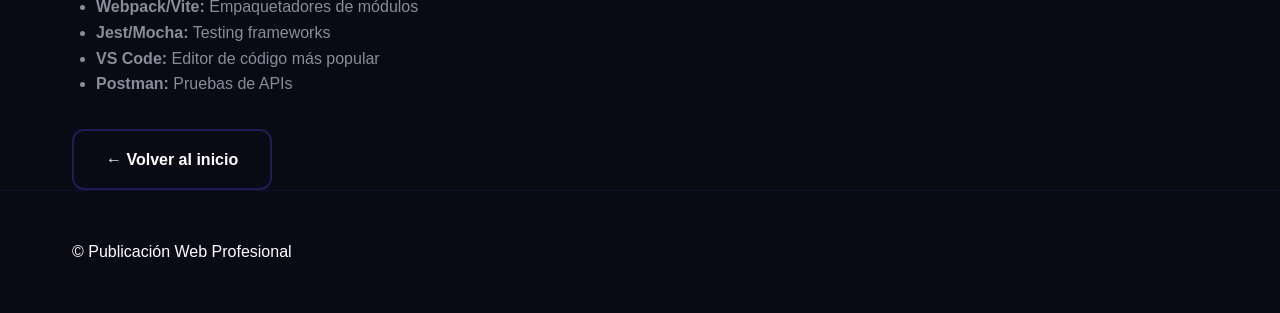
<file: multimedia.html>
<!DOCTYPE html>
<html lang="es">
<head>
    <meta charset="utf-8">
    <meta name="viewport" content="width=device-width,initial-scale=1">
    <title>Solución Web</title>
    <link rel="stylesheet" href="estilo.css">
</head>
<body>
    <header class="navbar">
        <div class="container">
            <div class="nav-brand"><a href="index.html" class="logo-text"></a></div>
            <ul class="nav-menu">
                <li><a href="index.html">Inicio</a></li>
                <li><a href="index.html#projects">Temas</a></li>
                <li><a href="seguridad.html" class="nav-link">Servidor</a></li>
                <li><a href="bienestar.html" class="nav-link">Dominio</a></li>
                <li><a href="privacidad.html" class="nav-link">Alojamiento</a></li>
                <li><a href="multimedia.html" class="nav-link active">Solución Web</a></li>
                <li><a href="contacto.html">Contacto</a></li>
            </ul>
            <div class="hamburger"><span></span><span></span><span></span></div>
        </div>
    </header>

    <main class="container" style="padding-top:120px;">
        <section>
            <h1 class="section-title"><span class="title-number">04.</span> Solución Web: Construye tu Presencia Digital Moderna</h1>
            <p style="color:var(--gray);font-size:1.1rem;">Una solución web es el conjunto de tecnologías, herramientas y servicios que funcionan juntos para crear un sitio web funcional, seguro y eficiente. Es la arquitectura completa detrás de tu presencia online.</p>

            <hr style="border:none;border-top:1px solid rgba(var(--light-rgb),0.04);margin-top:1.6rem;" />

            <h2 style="color:var(--light);margin-top:1.5rem;">¿Qué es una Solución Web?</h2>
            <p style="color:var(--gray);margin-top:0.8rem;">Una solución web integra múltiples componentes:</p>
            <ul style="margin-top:0.5rem;color:var(--gray);margin-left:1.5rem;">
                <li><strong>Frontend:</strong> Lo que ves en el navegador (HTML, CSS, JavaScript)</li>
                <li><strong>Backend:</strong> La lógica del servidor (Node.js, Python, PHP, Java)</li>
                <li><strong>Base de Datos:</strong> Almacenamiento de información (MySQL, MongoDB, PostgreSQL)</li>
                <li><strong>APIs:</strong> Comunicación entre sistemas</li>
                <li><strong>Seguridad:</strong> SSL, autenticación, protección de datos</li>
                <li><strong>Infraestructura:</strong> Servidores, almacenamiento, redes</li>
            </ul>

            <h2 style="color:var(--light);margin-top:1.5rem;">Tipos de Soluciones Web</h2>
            <p style="color:var(--gray);margin-top:0.8rem;"><strong>1. Sitio Web Estático</strong></p>
            <p style="color:var(--gray);margin-left:1.5rem;"><strong>¿Qué es?</strong> Páginas HTML/CSS simples, el mismo contenido para todos los visitantes</p>
            <p style="color:var(--gray);margin-left:1.5rem;"><strong>Ventajas:</strong> Rápido, seguro, económico, fácil de alojar</p>
            <p style="color:var(--gray);margin-left:1.5rem;"><strong>Desventajas:</strong> No interactivo, cambios requieren editar código</p>
            <p style="color:var(--gray);margin-left:1.5rem;"><strong>Mejor para:</strong> Portafolios, landing pages, blogs simples</p>

            <p style="color:var(--gray);margin-top:1rem;"><strong>2. Aplicación Web Dinámica</strong></p>
            <p style="color:var(--gray);margin-left:1.5rem;"><strong>¿Qué es?</strong> Sitio generado en tiempo real según interacciones del usuario</p>
            <p style="color:var(--gray);margin-left:1.5rem;"><strong>Ventajas:</strong> Interactivo, contenido personalizado, funcionalidad avanzada</p>
            <p style="color:var(--gray);margin-left:1.5rem;"><strong>Desventajas:</strong> Más complejo, requiere mantenimiento, más costoso</p>
            <p style="color:var(--gray);margin-left:1.5rem;"><strong>Mejor para:</strong> Redes sociales, apps de productividad, e-commerce</p>

            <p style="color:var(--gray);margin-top:1rem;"><strong>3. Progressive Web App (PWA)</strong></p>
            <p style="color:var(--gray);margin-left:1.5rem;"><strong>¿Qué es?</strong> Aplicación web que funciona offline y como app nativa</p>
            <p style="color:var(--gray);margin-left:1.5rem;"><strong>Ventajas:</strong> Funciona sin internet, rápida, instalable en móvil</p>
            <p style="color:var(--gray);margin-left:1.5rem;"><strong>Desventajas:</strong> Desarrollo más avanzado</p>
            <p style="color:var(--gray);margin-left:1.5rem;"><strong>Mejor para:</strong> Apps de productividad, noticias, presupuesto limitado</p>

            <h2 style="color:var(--light);margin-top:1.5rem;">Tecnologías de Frontend</h2>
            <p style="color:var(--gray);margin-top:0.8rem;"><strong>Lenguajes Básicos:</strong></p>
            <ul style="margin-top:0.5rem;color:var(--gray);margin-left:1.5rem;">
                <li><strong>HTML5:</strong> Estructura semántica de la página</li>
                <li><strong>CSS3:</strong> Estilos visuales y responsive design</li>
                <li><strong>JavaScript (ES6+):</strong> Interactividad y lógica del cliente</li>
            </ul>

            <p style="color:var(--gray);margin-top:1rem;"><strong>Frameworks Populares:</strong></p>
            <ul style="margin-top:0.5rem;color:var(--gray);margin-left:1.5rem;">
                <li><strong>React:</strong> Librería de Facebook, muy popular, componentes</li>
                <li><strong>Vue.js:</strong> Ligero, curva de aprendizaje suave</li>
                <li><strong>Angular:</strong> Framework completo de Google, empresarial</li>
                <li><strong>Next.js:</strong> React mejorado con SSR y optimización</li>
                <li><strong>Svelte:</strong> Moderno y eficiente, menos código</li>
            </ul>

            <h2 style="color:var(--light);margin-top:1.5rem;">Tecnologías de Backend</h2>
            <p style="color:var(--gray);margin-top:0.8rem;"><strong>Lenguajes y Frameworks:</strong></p>
            <ul style="margin-top:0.5rem;color:var(--gray);margin-left:1.5rem;">
                <li><strong>Node.js + Express:</strong> JavaScript en servidor, muy popular</li>
                <li><strong>Python + Django/Flask:</strong> Rápido de desarrollar, limpio</li>
                <li><strong>PHP:</strong> Clásico, muy alojado, bajo costo</li>
                <li><strong>Java + Spring:</strong> Empresarial, robusto, escalable</li>
                <li><strong>C# + .NET:</strong> Ecosistema Microsoft, poderoso</li>
                <li><strong>Go:</strong> Moderno, rápido, concurrente</li>
            </ul>

            <h2 style="color:var(--light);margin-top:1.5rem;">Bases de Datos</h2>
            <p style="color:var(--gray);margin-top:0.8rem;"><strong>Relacionales (SQL):</strong></p>
            <ul style="margin-top:0.5rem;color:var(--gray);margin-left:1.5rem;">
                <li><strong>MySQL:</strong> Clásica, confiable, gratuita</li>
                <li><strong>PostgreSQL:</strong> Poderosa, características avanzadas</li>
                <li><strong>MariaDB:</strong> Alternativa a MySQL, código abierto</li>
            </ul>

            <p style="color:var(--gray);margin-top:1rem;"><strong>NoSQL (No relacionales):</strong></p>
            <ul style="margin-top:0.5rem;color:var(--gray);margin-left:1.5rem;">
                <li><strong>MongoDB:</strong> Documentos JSON, flexible, escalable</li>
                <li><strong>Firebase:</strong> Base de datos en tiempo real de Google</li>
                <li><strong>DynamoDB:</strong> Solución AWS, serverless</li>
            </ul>

            <h2 style="color:var(--light);margin-top:1.5rem;">Arquitecturas Modernas</h2>
            <p style="color:var(--gray);margin-top:0.8rem;"><strong>Monolítica:</strong> Todo en una aplicación centralizada</p>
            <p style="color:var(--gray);margin-left:1.5rem;"><em>Pros:</em> Simple, fácil de desarrollar. <em>Contras:</em> Difícil de escalar</p>

            <p style="color:var(--gray);margin-top:0.8rem;"><strong>Microservicios:</strong> Múltiples servicios pequeños independientes</p>
            <p style="color:var(--gray);margin-left:1.5rem;"><em>Pros:</em> Escalable, flexible. <em>Contras:</em> Compleja, requiere coordinación</p>

            <p style="color:var(--gray);margin-top:0.8rem;"><strong>Serverless:</strong> Sin preocuparse por servidores, paga por uso</p>
            <p style="color:var(--gray);margin-left:1.5rem;"><em>Pros:</em> Económica, autoscaling. <em>Contras:</em> Limitaciones, vendor lock-in</p>

            <h2 style="color:var(--light);margin-top:1.5rem;">Ciclo de Desarrollo Web Moderno</h2>
            <ol style="margin-top:0.8rem;color:var(--gray);margin-left:1.5rem;">
                <li><strong>Planificación:</strong> Define requisitos y objetivos</li>
                <li><strong>Diseño:</strong> Mockups, wireframes, prototipos</li>
                <li><strong>Desarrollo:</strong> Frontend y backend en paralelo</li>
                <li><strong>Testing:</strong> Unitarios, integración, end-to-end</li>
                <li><strong>Despliegue:</strong> Publicación en servidor/cloud</li>
                <li><strong>Monitoreo:</strong> Vigilancia de rendimiento y errores</li>
                <li><strong>Mantenimiento:</strong> Actualizaciones y mejoras continuas</li>
            </ol>

            <h2 style="color:var(--light);margin-top:1.5rem;">Buenas Prácticas en Desarrollo Web</h2>
            <ul style="margin-top:0.8rem;color:var(--gray);margin-left:1.5rem;">
                <li><strong>Responsive Design:</strong> Funciona en todos los dispositivos</li>
                <li><strong>SEO Optimizado:</strong> Fácil de encontrar en buscadores</li>
                <li><strong>Seguridad:</strong> Validación, HTTPS, protección contra ataques</li>
                <li><strong>Performance:</strong> Cargas rápido, optimizaciones</li>
                <li><strong>Accesibilidad:</strong> Usable para personas con discapacidades</li>
                <li><strong>Versionado:</strong> Usa Git para control de cambios</li>
                <li><strong>Documentación:</strong> Código comentado y documentado</li>
            </ul>

            <h2 style="color:var(--light);margin-top:1.5rem;">Stack Web Recomendados (2024)</h2>
            <div style="display:grid;grid-template-columns:repeat(auto-fit,minmax(250px,1fr));gap:1rem;margin-top:1rem;">
                <div style="border:1px solid rgba(var(--light-rgb),0.1);padding:1rem;border-radius:8px;">
                    <h4 style="color:var(--primary);">MERN Stack</h4>
                    <p style="color:var(--gray);font-size:0.9rem;">MongoDB, Express, React, Node.js — Moderno, JavaScript full-stack</p>
                </div>
                <div style="border:1px solid rgba(var(--light-rgb),0.1);padding:1rem;border-radius:8px;">
                    <h4 style="color:var(--primary);">LAMP Stack</h4>
                    <p style="color:var(--gray);font-size:0.9rem;">Linux, Apache, MySQL, PHP — Clásico, económico, muy alojado</p>
                </div>
                <div style="border:1px solid rgba(var(--light-rgb),0.1);padding:1rem;border-radius:8px;">
                    <h4 style="color:var(--primary);">JAMstack</h4>
                    <p style="color:var(--gray);font-size:0.9rem;">JavaScript, APIs, Markup — Rápido, seguro, despliegue simple</p>
                </div>
                <div style="border:1px solid rgba(var(--light-rgb),0.1);padding:1rem;border-radius:8px;">
                    <h4 style="color:var(--primary);">Next.js + Supabase</h4>
                    <p style="color:var(--gray);font-size:0.9rem;">Full-stack moderno, PostgreSQL, auth integrada</p>
                </div>
            </div>

            <h2 style="color:var(--light);margin-top:1.5rem;">Herramientas Esenciales</h2>
            <ul style="margin-top:0.8rem;color:var(--gray);margin-left:1.5rem;">
                <li><strong>Git:</strong> Control de versiones (GitHub, GitLab)</li>
                <li><strong>Docker:</strong> Containerización para ambiente consistente</li>
                <li><strong>npm/yarn:</strong> Gestores de paquetes JavaScript</li>
                <li><strong>Webpack/Vite:</strong> Empaquetadores de módulos</li>
                <li><strong>Jest/Mocha:</strong> Testing frameworks</li>
                <li><strong>VS Code:</strong> Editor de código más popular</li>
                <li><strong>Postman:</strong> Pruebas de APIs</li>
            </ul>

            <p style="margin-top:2rem;"><a href="index.html" class="btn btn-secondary">← Volver al inicio</a></p>
        </section>
    </main>

    <footer class="footer">
        <div class="container">
            <p>&copy; Publicación Web Profesional</p>
        </div>
    </footer>

    <script src="script.js"></script>
</body>
</html>
</file>
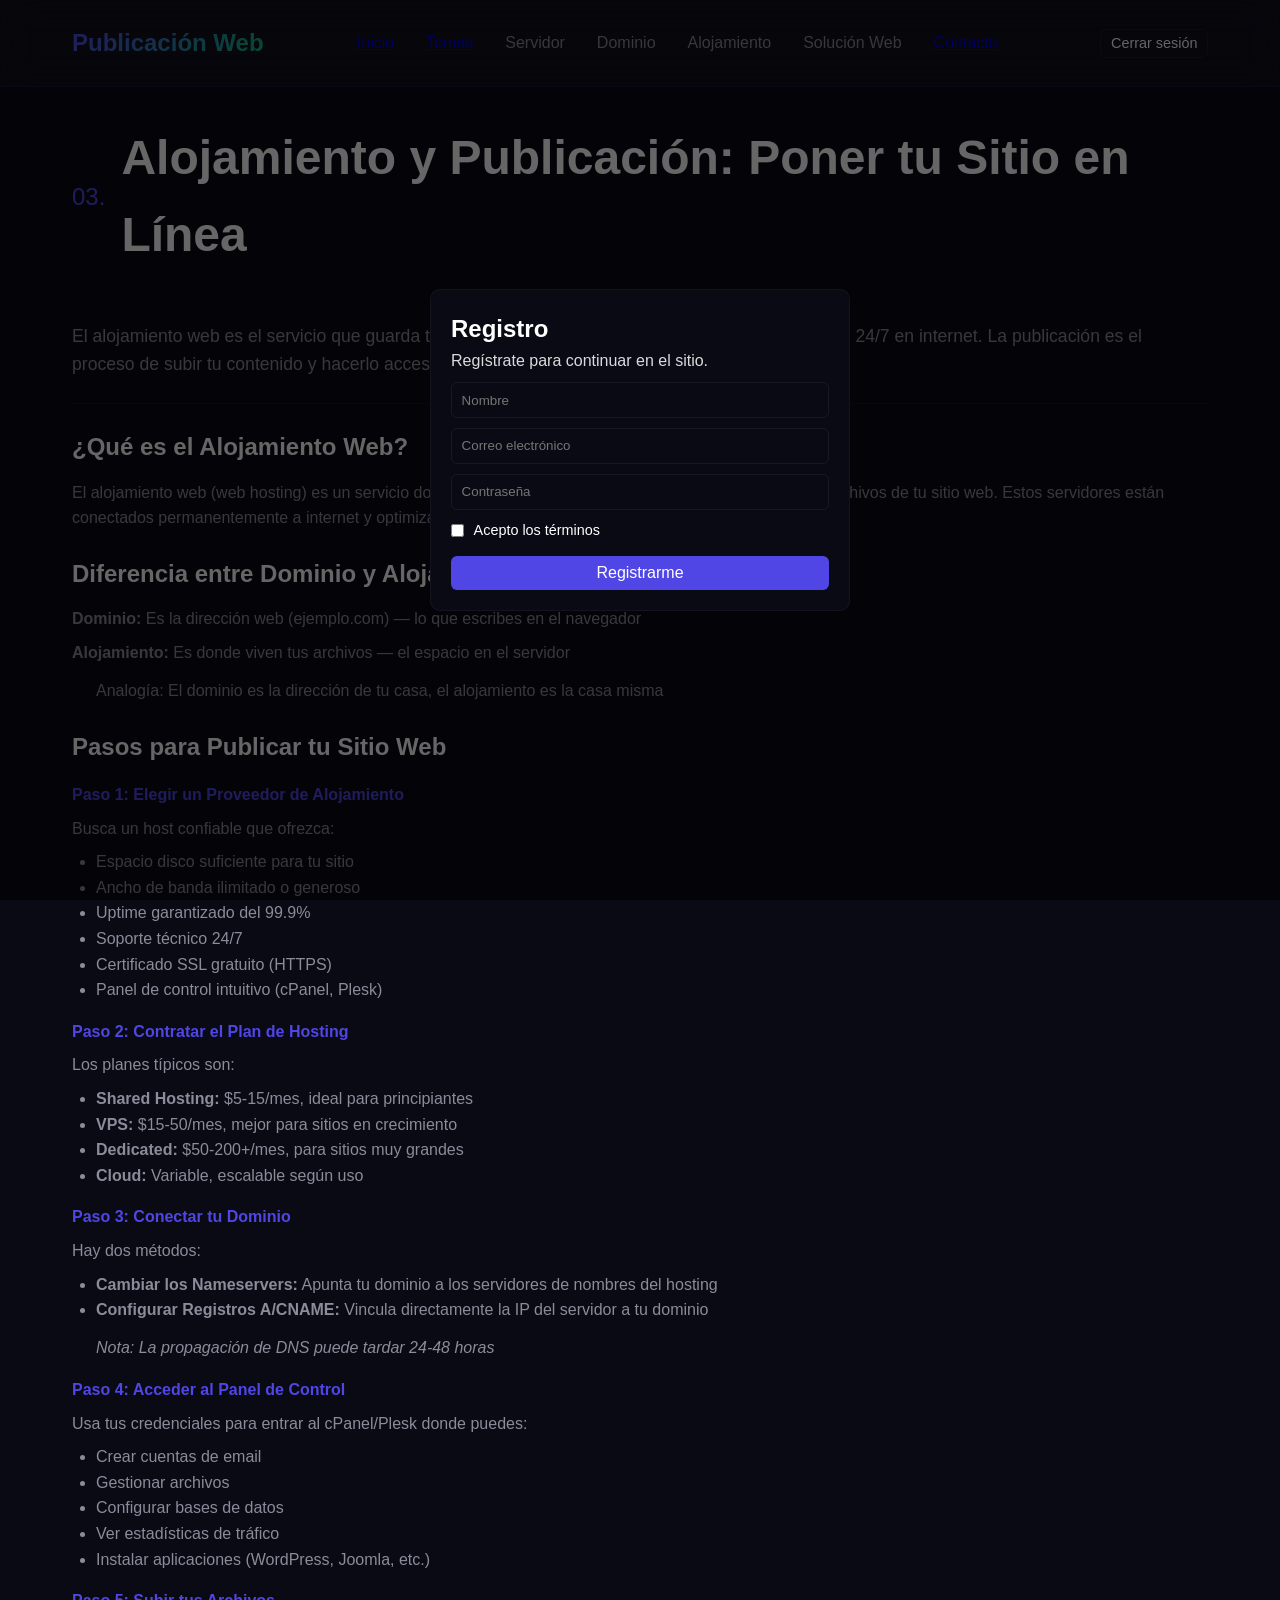
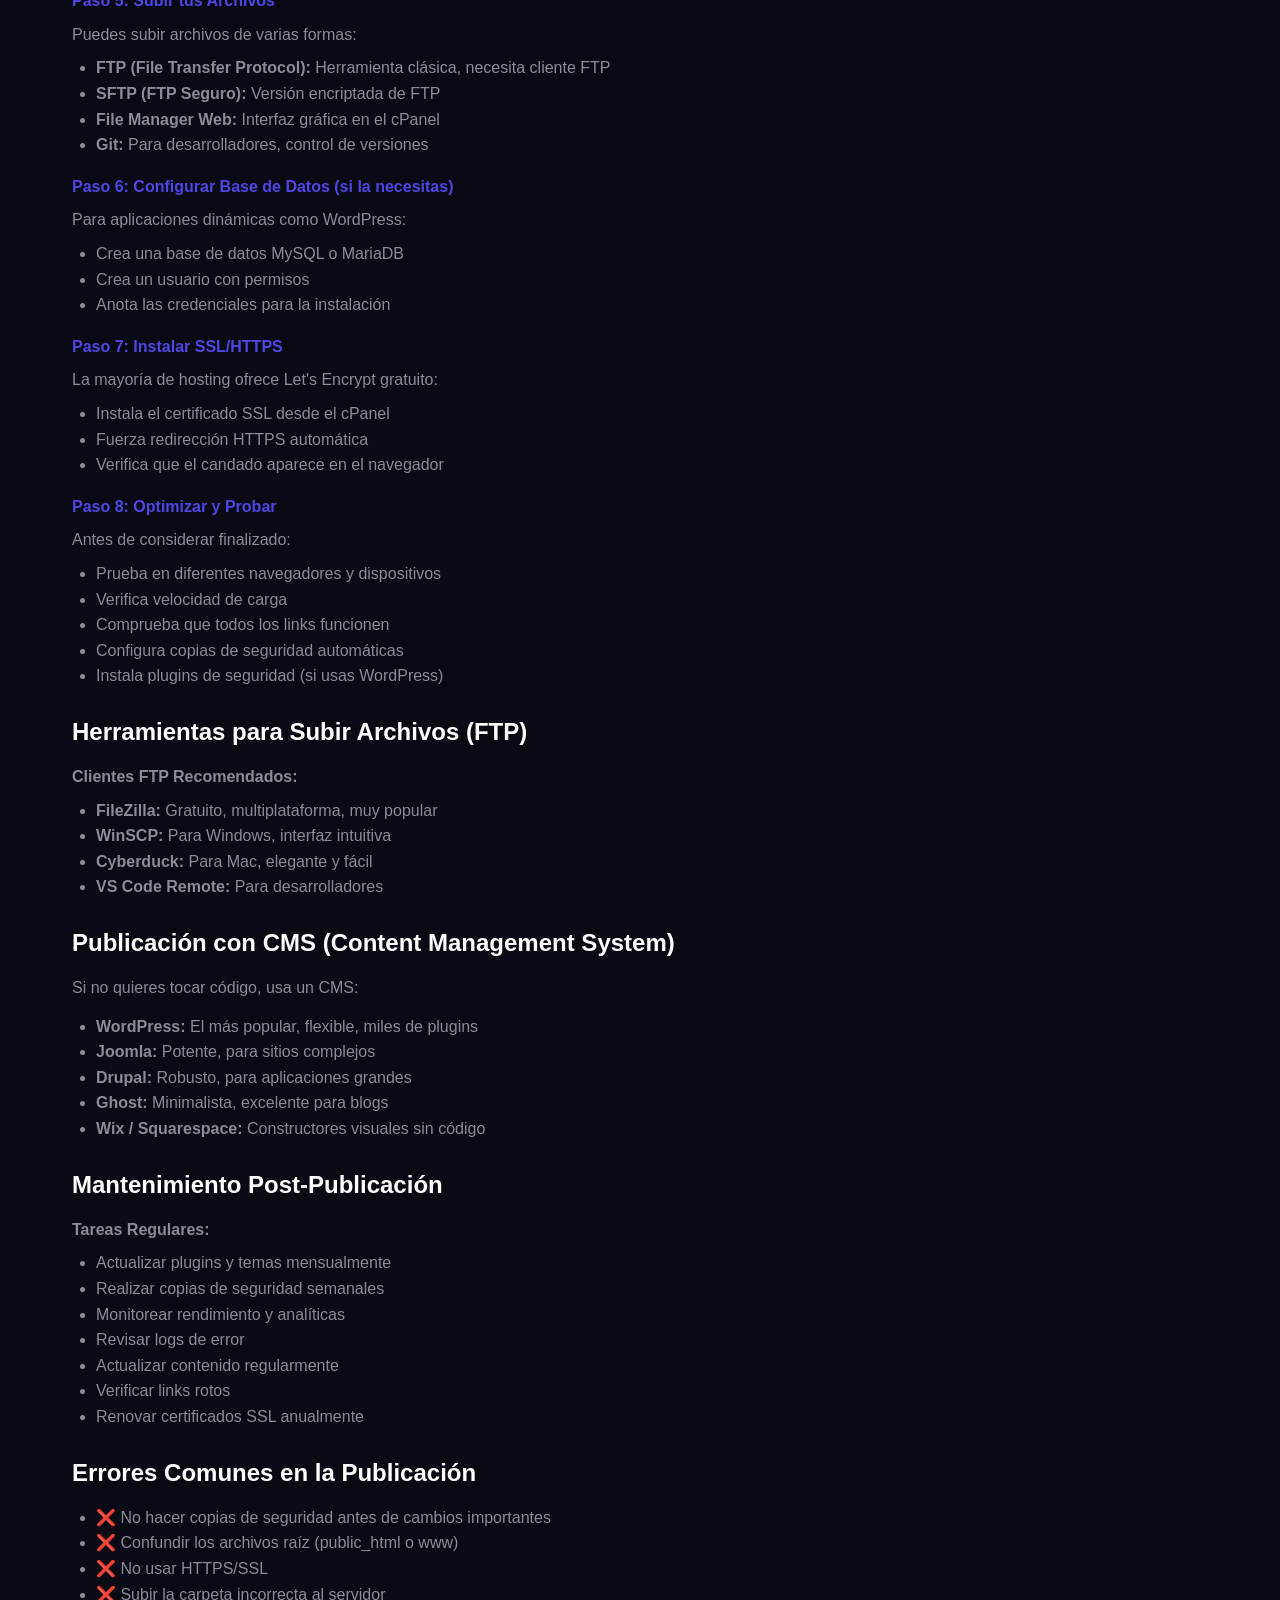
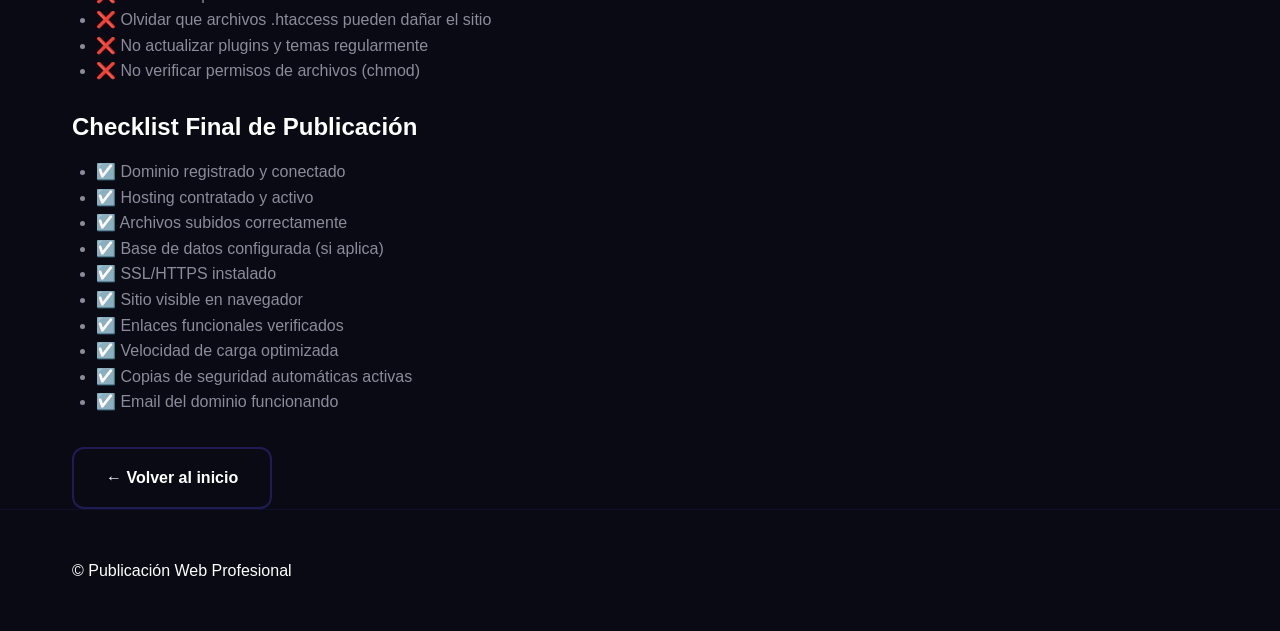
<file: privacidad.html>
<!DOCTYPE html>
<html lang="es">
<head>
    <meta charset="utf-8">
    <meta name="viewport" content="width=device-width,initial-scale=1">
    <title>Alojamiento y Publicación - Publicación de Sitios Web</title>
    <link rel="stylesheet" href="estilo.css">
</head>
<body>
    <header class="navbar">
        <div class="container">
            <div class="nav-brand"><a href="index.html" class="logo-text">Publicación Web</a></div>
            <ul class="nav-menu">
                <li><a href="index.html">Inicio</a></li>
                <li><a href="index.html#projects">Temas</a></li>
                <li><a href="seguridad.html" class="nav-link">Servidor</a></li>
                <li><a href="bienestar.html" class="nav-link">Dominio</a></li>
                <li><a href="privacidad.html" class="nav-link active">Alojamiento</a></li>
                <li><a href="multimedia.html" class="nav-link">Solución Web</a></li>
                <li><a href="contacto.html">Contacto</a></li>
            </ul>
            <div class="hamburger"><span></span><span></span><span></span></div>
        </div>
    </header>

    <main class="container" style="padding-top:120px;">
        <section>
            <h1 class="section-title"><span class="title-number">03.</span> Alojamiento y Publicación: Poner tu Sitio en Línea</h1>
            <p style="color:var(--gray);font-size:1.1rem;">El alojamiento web es el servicio que guarda tus archivos en un servidor para que estén disponibles 24/7 en internet. La publicación es el proceso de subir tu contenido y hacerlo accesible al público.</p>

            <hr style="border:none;border-top:1px solid rgba(var(--light-rgb),0.04);margin-top:1.6rem;" />

            <h2 style="color:var(--light);margin-top:1.5rem;">¿Qué es el Alojamiento Web?</h2>
            <p style="color:var(--gray);margin-top:0.8rem;">El alojamiento web (web hosting) es un servicio donde alquilas espacio en un servidor para almacenar los archivos de tu sitio web. Estos servidores están conectados permanentemente a internet y optimizados para servir páginas web rápidamente.</p>

            <h2 style="color:var(--light);margin-top:1.5rem;">Diferencia entre Dominio y Alojamiento</h2>
            <p style="color:var(--gray);margin-top:0.8rem;"><strong>Dominio:</strong> Es la dirección web (ejemplo.com) — lo que escribes en el navegador</p>
            <p style="color:var(--gray);margin-top:0.5rem;"><strong>Alojamiento:</strong> Es donde viven tus archivos — el espacio en el servidor</p>
            <p style="color:var(--gray);margin-top:0.8rem;margin-left:1.5rem;">Analogía: El dominio es la dirección de tu casa, el alojamiento es la casa misma</p>

            <h2 style="color:var(--light);margin-top:1.5rem;">Pasos para Publicar tu Sitio Web</h2>
            
            <h4 style="color:var(--primary);margin-top:1rem;">Paso 1: Elegir un Proveedor de Alojamiento</h4>
            <p style="color:var(--gray);margin-top:0.5rem;">Busca un host confiable que ofrezca:</p>
            <ul style="margin-top:0.5rem;color:var(--gray);margin-left:1.5rem;">
                <li>Espacio disco suficiente para tu sitio</li>
                <li>Ancho de banda ilimitado o generoso</li>
                <li>Uptime garantizado del 99.9%</li>
                <li>Soporte técnico 24/7</li>
                <li>Certificado SSL gratuito (HTTPS)</li>
                <li>Panel de control intuitivo (cPanel, Plesk)</li>
            </ul>

            <h4 style="color:var(--primary);margin-top:1rem;">Paso 2: Contratar el Plan de Hosting</h4>
            <p style="color:var(--gray);margin-top:0.5rem;">Los planes típicos son:</p>
            <ul style="margin-top:0.5rem;color:var(--gray);margin-left:1.5rem;">
                <li><strong>Shared Hosting:</strong> $5-15/mes, ideal para principiantes</li>
                <li><strong>VPS:</strong> $15-50/mes, mejor para sitios en crecimiento</li>
                <li><strong>Dedicated:</strong> $50-200+/mes, para sitios muy grandes</li>
                <li><strong>Cloud:</strong> Variable, escalable según uso</li>
            </ul>

            <h4 style="color:var(--primary);margin-top:1rem;">Paso 3: Conectar tu Dominio</h4>
            <p style="color:var(--gray);margin-top:0.5rem;">Hay dos métodos:</p>
            <ul style="margin-top:0.5rem;color:var(--gray);margin-left:1.5rem;">
                <li><strong>Cambiar los Nameservers:</strong> Apunta tu dominio a los servidores de nombres del hosting</li>
                <li><strong>Configurar Registros A/CNAME:</strong> Vincula directamente la IP del servidor a tu dominio</li>
            </ul>
            <p style="color:var(--gray);margin-top:0.8rem;margin-left:1.5rem;"><em>Nota: La propagación de DNS puede tardar 24-48 horas</em></p>

            <h4 style="color:var(--primary);margin-top:1rem;">Paso 4: Acceder al Panel de Control</h4>
            <p style="color:var(--gray);margin-top:0.5rem;">Usa tus credenciales para entrar al cPanel/Plesk donde puedes:</p>
            <ul style="margin-top:0.5rem;color:var(--gray);margin-left:1.5rem;">
                <li>Crear cuentas de email</li>
                <li>Gestionar archivos</li>
                <li>Configurar bases de datos</li>
                <li>Ver estadísticas de tráfico</li>
                <li>Instalar aplicaciones (WordPress, Joomla, etc.)</li>
            </ul>

            <h4 style="color:var(--primary);margin-top:1rem;">Paso 5: Subir tus Archivos</h4>
            <p style="color:var(--gray);margin-top:0.5rem;">Puedes subir archivos de varias formas:</p>
            <ul style="margin-top:0.5rem;color:var(--gray);margin-left:1.5rem;">
                <li><strong>FTP (File Transfer Protocol):</strong> Herramienta clásica, necesita cliente FTP</li>
                <li><strong>SFTP (FTP Seguro):</strong> Versión encriptada de FTP</li>
                <li><strong>File Manager Web:</strong> Interfaz gráfica en el cPanel</li>
                <li><strong>Git:</strong> Para desarrolladores, control de versiones</li>
            </ul>

            <h4 style="color:var(--primary);margin-top:1rem;">Paso 6: Configurar Base de Datos (si la necesitas)</h4>
            <p style="color:var(--gray);margin-top:0.5rem;">Para aplicaciones dinámicas como WordPress:</p>
            <ul style="margin-top:0.5rem;color:var(--gray);margin-left:1.5rem;">
                <li>Crea una base de datos MySQL o MariaDB</li>
                <li>Crea un usuario con permisos</li>
                <li>Anota las credenciales para la instalación</li>
            </ul>

            <h4 style="color:var(--primary);margin-top:1rem;">Paso 7: Instalar SSL/HTTPS</h4>
            <p style="color:var(--gray);margin-top:0.5rem;">La mayoría de hosting ofrece Let's Encrypt gratuito:</p>
            <ul style="margin-top:0.5rem;color:var(--gray);margin-left:1.5rem;">
                <li>Instala el certificado SSL desde el cPanel</li>
                <li>Fuerza redirección HTTPS automática</li>
                <li>Verifica que el candado aparece en el navegador</li>
            </ul>

            <h4 style="color:var(--primary);margin-top:1rem;">Paso 8: Optimizar y Probar</h4>
            <p style="color:var(--gray);margin-top:0.5rem;">Antes de considerar finalizado:</p>
            <ul style="margin-top:0.5rem;color:var(--gray);margin-left:1.5rem;">
                <li>Prueba en diferentes navegadores y dispositivos</li>
                <li>Verifica velocidad de carga</li>
                <li>Comprueba que todos los links funcionen</li>
                <li>Configura copias de seguridad automáticas</li>
                <li>Instala plugins de seguridad (si usas WordPress)</li>
            </ul>

            <h2 style="color:var(--light);margin-top:1.5rem;">Herramientas para Subir Archivos (FTP)</h2>
            <p style="color:var(--gray);margin-top:0.8rem;"><strong>Clientes FTP Recomendados:</strong></p>
            <ul style="margin-top:0.5rem;color:var(--gray);margin-left:1.5rem;">
                <li><strong>FileZilla:</strong> Gratuito, multiplataforma, muy popular</li>
                <li><strong>WinSCP:</strong> Para Windows, interfaz intuitiva</li>
                <li><strong>Cyberduck:</strong> Para Mac, elegante y fácil</li>
                <li><strong>VS Code Remote:</strong> Para desarrolladores</li>
            </ul>

            <h2 style="color:var(--light);margin-top:1.5rem;">Publicación con CMS (Content Management System)</h2>
            <p style="color:var(--gray);margin-top:0.8rem;">Si no quieres tocar código, usa un CMS:</p>
            <ul style="margin-top:0.8rem;color:var(--gray);margin-left:1.5rem;">
                <li><strong>WordPress:</strong> El más popular, flexible, miles de plugins</li>
                <li><strong>Joomla:</strong> Potente, para sitios complejos</li>
                <li><strong>Drupal:</strong> Robusto, para aplicaciones grandes</li>
                <li><strong>Ghost:</strong> Minimalista, excelente para blogs</li>
                <li><strong>Wix / Squarespace:</strong> Constructores visuales sin código</li>
            </ul>

            <h2 style="color:var(--light);margin-top:1.5rem;">Mantenimiento Post-Publicación</h2>
            <p style="color:var(--gray);margin-top:0.8rem;"><strong>Tareas Regulares:</strong></p>
            <ul style="margin-top:0.5rem;color:var(--gray);margin-left:1.5rem;">
                <li>Actualizar plugins y temas mensualmente</li>
                <li>Realizar copias de seguridad semanales</li>
                <li>Monitorear rendimiento y analíticas</li>
                <li>Revisar logs de error</li>
                <li>Actualizar contenido regularmente</li>
                <li>Verificar links rotos</li>
                <li>Renovar certificados SSL anualmente</li>
            </ul>

            <h2 style="color:var(--light);margin-top:1.5rem;">Errores Comunes en la Publicación</h2>
            <ul style="margin-top:0.8rem;color:var(--gray);margin-left:1.5rem;">
                <li>❌ No hacer copias de seguridad antes de cambios importantes</li>
                <li>❌ Confundir los archivos raíz (public_html o www)</li>
                <li>❌ No usar HTTPS/SSL</li>
                <li>❌ Subir la carpeta incorrecta al servidor</li>
                <li>❌ Olvidar que archivos .htaccess pueden dañar el sitio</li>
                <li>❌ No actualizar plugins y temas regularmente</li>
                <li>❌ No verificar permisos de archivos (chmod)</li>
            </ul>

            <h2 style="color:var(--light);margin-top:1.5rem;">Checklist Final de Publicación</h2>
            <ul style="margin-top:0.8rem;color:var(--gray);margin-left:1.5rem;">
                <li>☑️ Dominio registrado y conectado</li>
                <li>☑️ Hosting contratado y activo</li>
                <li>☑️ Archivos subidos correctamente</li>
                <li>☑️ Base de datos configurada (si aplica)</li>
                <li>☑️ SSL/HTTPS instalado</li>
                <li>☑️ Sitio visible en navegador</li>
                <li>☑️ Enlaces funcionales verificados</li>
                <li>☑️ Velocidad de carga optimizada</li>
                <li>☑️ Copias de seguridad automáticas activas</li>
                <li>☑️ Email del dominio funcionando</li>
            </ul>

            <p style="margin-top:2rem;"><a href="index.html" class="btn btn-secondary">← Volver al inicio</a></p>
        </section>
    </main>

    <footer class="footer">
        <div class="container">
            <p>&copy; Publicación Web Profesional</p>
        </div>
    </footer>

    <script src="script.js"></script>
</body>
</html>
</file>
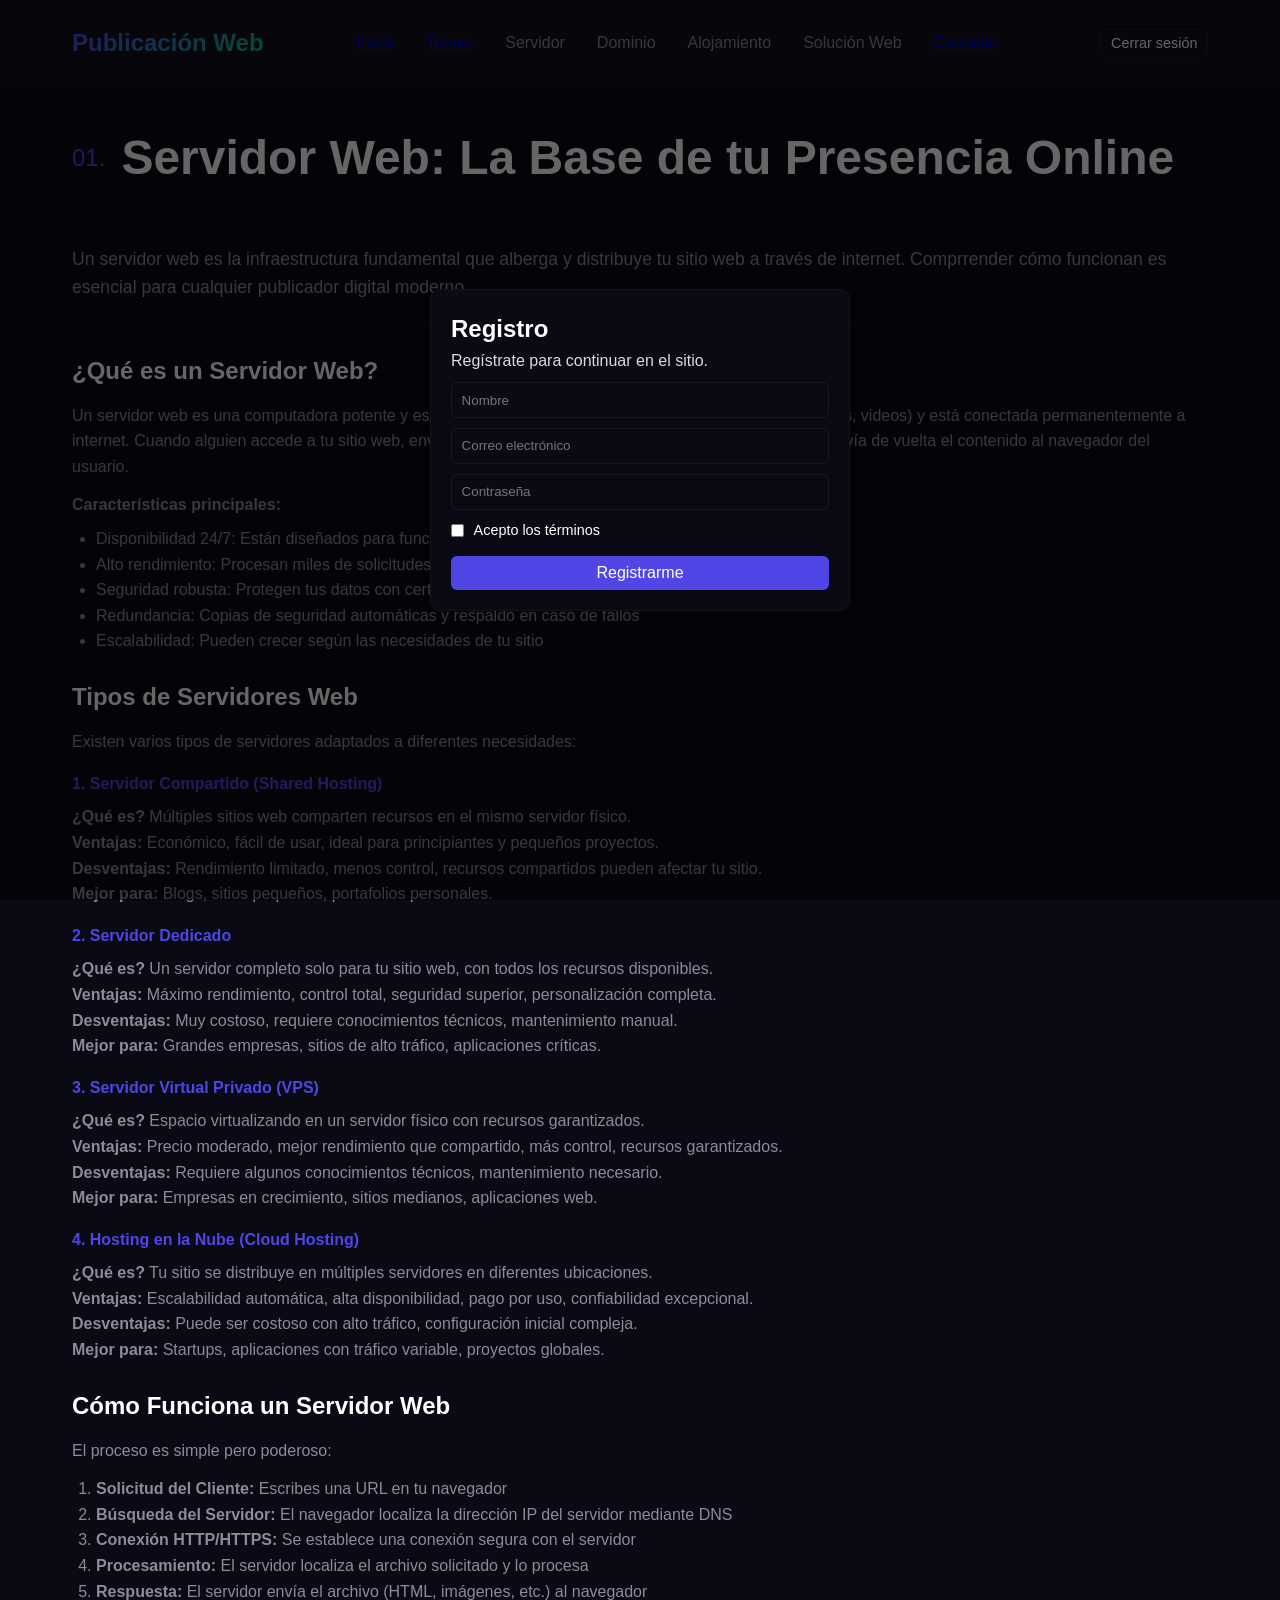
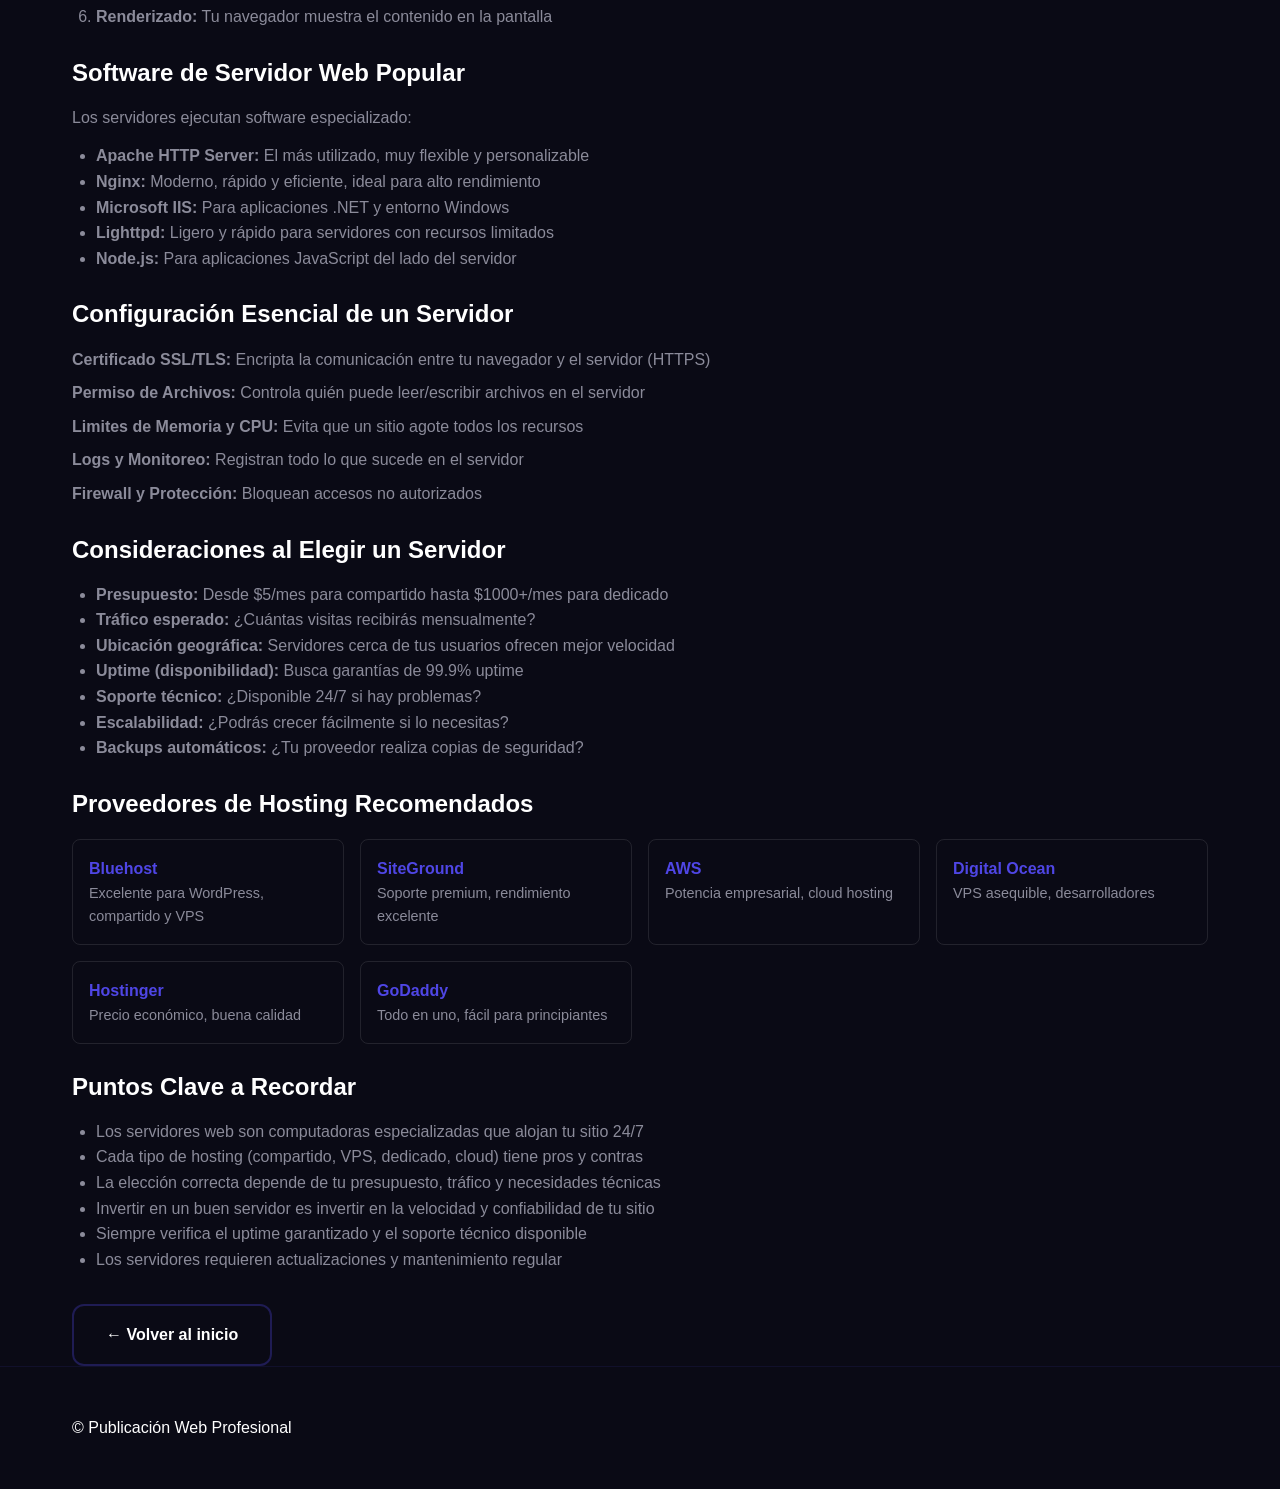
<file: seguridad.html>
<!DOCTYPE html>
<html lang="es">
<head>
    <meta charset="utf-8">
    <meta name="viewport" content="width=device-width,initial-scale=1">
    <title>Servidor Web - Publicación de Sitios Web</title>
    <link rel="stylesheet" href="estilo.css">
</head>
<body>
    <header class="navbar">
        <div class="container">
            <div class="nav-brand"><a href="index.html" class="logo-text">Publicación Web</a></div>
            <ul class="nav-menu">
                <li><a href="index.html">Inicio</a></li>
                <li><a href="index.html#projects">Temas</a></li>
                <li><a href="seguridad.html" class="nav-link active">Servidor</a></li>
                <li><a href="bienestar.html" class="nav-link">Dominio</a></li>
                <li><a href="privacidad.html" class="nav-link">Alojamiento</a></li>
                <li><a href="multimedia.html" class="nav-link">Solución Web</a></li>
                <li><a href="contacto.html">Contacto</a></li>
            </ul>
            <div class="hamburger"><span></span><span></span><span></span></div>
        </div>
    </header>

    <main class="container" style="padding-top:120px;">
        <section>
            <h1 class="section-title"><span class="title-number">01.</span> Servidor Web: La Base de tu Presencia Online</h1>
            <p style="color:var(--gray);font-size:1.1rem;">Un servidor web es la infraestructura fundamental que alberga y distribuye tu sitio web a través de internet. Comprrender cómo funcionan es esencial para cualquier publicador digital moderno.</p>

            <hr style="border:none;border-top:1px solid rgba(var(--light-rgb),0.04);margin-top:1.6rem;" />

            <h2 style="color:var(--light);margin-top:1.5rem;">¿Qué es un Servidor Web?</h2>
            <p style="color:var(--gray);margin-top:0.8rem;">Un servidor web es una computadora potente y especializada que almacena archivos (HTML, CSS, imágenes, videos) y está conectada permanentemente a internet. Cuando alguien accede a tu sitio web, envía una solicitud HTTP que el servidor recibe, procesa y envía de vuelta el contenido al navegador del usuario.</p>
            
            <p style="color:var(--gray);margin-top:0.8rem;"><strong>Características principales:</strong></p>
            <ul style="margin-top:0.5rem;color:var(--gray);margin-left:1.5rem;">
                <li>Disponibilidad 24/7: Están diseñados para funcionar sin interrupción</li>
                <li>Alto rendimiento: Procesan miles de solicitudes simultáneas</li>
                <li>Seguridad robusta: Protegen tus datos con certificados SSL y firewall</li>
                <li>Redundancia: Copias de seguridad automáticas y respaldo en caso de fallos</li>
                <li>Escalabilidad: Pueden crecer según las necesidades de tu sitio</li>
            </ul>

            <h2 style="color:var(--light);margin-top:1.5rem;">Tipos de Servidores Web</h2>
            <p style="color:var(--gray);margin-top:0.8rem;">Existen varios tipos de servidores adaptados a diferentes necesidades:</p>

            <div style="margin-top:1rem;">
                <h4 style="color:var(--primary);margin-top:1rem;">1. Servidor Compartido (Shared Hosting)</h4>
                <p style="color:var(--gray);margin-top:0.5rem;"><strong>¿Qué es?</strong> Múltiples sitios web comparten recursos en el mismo servidor físico.</p>
                <p style="color:var(--gray);"><strong>Ventajas:</strong> Económico, fácil de usar, ideal para principiantes y pequeños proyectos.</p>
                <p style="color:var(--gray);"><strong>Desventajas:</strong> Rendimiento limitado, menos control, recursos compartidos pueden afectar tu sitio.</p>
                <p style="color:var(--gray);"><strong>Mejor para:</strong> Blogs, sitios pequeños, portafolios personales.</p>

                <h4 style="color:var(--primary);margin-top:1rem;">2. Servidor Dedicado</h4>
                <p style="color:var(--gray);margin-top:0.5rem;"><strong>¿Qué es?</strong> Un servidor completo solo para tu sitio web, con todos los recursos disponibles.</p>
                <p style="color:var(--gray);"><strong>Ventajas:</strong> Máximo rendimiento, control total, seguridad superior, personalización completa.</p>
                <p style="color:var(--gray);"><strong>Desventajas:</strong> Muy costoso, requiere conocimientos técnicos, mantenimiento manual.</p>
                <p style="color:var(--gray);"><strong>Mejor para:</strong> Grandes empresas, sitios de alto tráfico, aplicaciones críticas.</p>

                <h4 style="color:var(--primary);margin-top:1rem;">3. Servidor Virtual Privado (VPS)</h4>
                <p style="color:var(--gray);margin-top:0.5rem;"><strong>¿Qué es?</strong> Espacio virtualizando en un servidor físico con recursos garantizados.</p>
                <p style="color:var(--gray);"><strong>Ventajas:</strong> Precio moderado, mejor rendimiento que compartido, más control, recursos garantizados.</p>
                <p style="color:var(--gray);"><strong>Desventajas:</strong> Requiere algunos conocimientos técnicos, mantenimiento necesario.</p>
                <p style="color:var(--gray);"><strong>Mejor para:</strong> Empresas en crecimiento, sitios medianos, aplicaciones web.</p>

                <h4 style="color:var(--primary);margin-top:1rem;">4. Hosting en la Nube (Cloud Hosting)</h4>
                <p style="color:var(--gray);margin-top:0.5rem;"><strong>¿Qué es?</strong> Tu sitio se distribuye en múltiples servidores en diferentes ubicaciones.</p>
                <p style="color:var(--gray);"><strong>Ventajas:</strong> Escalabilidad automática, alta disponibilidad, pago por uso, confiabilidad excepcional.</p>
                <p style="color:var(--gray);"><strong>Desventajas:</strong> Puede ser costoso con alto tráfico, configuración inicial compleja.</p>
                <p style="color:var(--gray);"><strong>Mejor para:</strong> Startups, aplicaciones con tráfico variable, proyectos globales.</p>
            </div>

            <h2 style="color:var(--light);margin-top:1.5rem;">Cómo Funciona un Servidor Web</h2>
            <p style="color:var(--gray);margin-top:0.8rem;">El proceso es simple pero poderoso:</p>
            <ol style="margin-top:0.8rem;color:var(--gray);margin-left:1.5rem;">
                <li><strong>Solicitud del Cliente:</strong> Escribes una URL en tu navegador</li>
                <li><strong>Búsqueda del Servidor:</strong> El navegador localiza la dirección IP del servidor mediante DNS</li>
                <li><strong>Conexión HTTP/HTTPS:</strong> Se establece una conexión segura con el servidor</li>
                <li><strong>Procesamiento:</strong> El servidor localiza el archivo solicitado y lo procesa</li>
                <li><strong>Respuesta:</strong> El servidor envía el archivo (HTML, imágenes, etc.) al navegador</li>
                <li><strong>Renderizado:</strong> Tu navegador muestra el contenido en la pantalla</li>
            </ol>

            <h2 style="color:var(--light);margin-top:1.5rem;">Software de Servidor Web Popular</h2>
            <p style="color:var(--gray);margin-top:0.8rem;">Los servidores ejecutan software especializado:</p>
            <ul style="margin-top:0.8rem;color:var(--gray);margin-left:1.5rem;">
                <li><strong>Apache HTTP Server:</strong> El más utilizado, muy flexible y personalizable</li>
                <li><strong>Nginx:</strong> Moderno, rápido y eficiente, ideal para alto rendimiento</li>
                <li><strong>Microsoft IIS:</strong> Para aplicaciones .NET y entorno Windows</li>
                <li><strong>Lighttpd:</strong> Ligero y rápido para servidores con recursos limitados</li>
                <li><strong>Node.js:</strong> Para aplicaciones JavaScript del lado del servidor</li>
            </ul>

            <h2 style="color:var(--light);margin-top:1.5rem;">Configuración Esencial de un Servidor</h2>
            <p style="color:var(--gray);margin-top:0.8rem;"><strong>Certificado SSL/TLS:</strong> Encripta la comunicación entre tu navegador y el servidor (HTTPS)</p>
            <p style="color:var(--gray);margin-top:0.5rem;"><strong>Permiso de Archivos:</strong> Controla quién puede leer/escribir archivos en el servidor</p>
            <p style="color:var(--gray);margin-top:0.5rem;"><strong>Limites de Memoria y CPU:</strong> Evita que un sitio agote todos los recursos</p>
            <p style="color:var(--gray);margin-top:0.5rem;"><strong>Logs y Monitoreo:</strong> Registran todo lo que sucede en el servidor</p>
            <p style="color:var(--gray);margin-top:0.5rem;"><strong>Firewall y Protección:</strong> Bloquean accesos no autorizados</p>

            <h2 style="color:var(--light);margin-top:1.5rem;">Consideraciones al Elegir un Servidor</h2>
            <ul style="margin-top:0.8rem;color:var(--gray);margin-left:1.5rem;">
                <li><strong>Presupuesto:</strong> Desde $5/mes para compartido hasta $1000+/mes para dedicado</li>
                <li><strong>Tráfico esperado:</strong> ¿Cuántas visitas recibirás mensualmente?</li>
                <li><strong>Ubicación geográfica:</strong> Servidores cerca de tus usuarios ofrecen mejor velocidad</li>
                <li><strong>Uptime (disponibilidad):</strong> Busca garantías de 99.9% uptime</li>
                <li><strong>Soporte técnico:</strong> ¿Disponible 24/7 si hay problemas?</li>
                <li><strong>Escalabilidad:</strong> ¿Podrás crecer fácilmente si lo necesitas?</li>
                <li><strong>Backups automáticos:</strong> ¿Tu proveedor realiza copias de seguridad?</li>
            </ul>

            <h2 style="color:var(--light);margin-top:1.5rem;">Proveedores de Hosting Recomendados</h2>
            <div style="display:grid;grid-template-columns:repeat(auto-fit,minmax(250px,1fr));gap:1rem;margin-top:1rem;">
                <div style="border:1px solid rgba(var(--light-rgb),0.1);padding:1rem;border-radius:8px;">
                    <h4 style="color:var(--primary);">Bluehost</h4>
                    <p style="color:var(--gray);font-size:0.9rem;">Excelente para WordPress, compartido y VPS</p>
                </div>
                <div style="border:1px solid rgba(var(--light-rgb),0.1);padding:1rem;border-radius:8px;">
                    <h4 style="color:var(--primary);">SiteGround</h4>
                    <p style="color:var(--gray);font-size:0.9rem;">Soporte premium, rendimiento excelente</p>
                </div>
                <div style="border:1px solid rgba(var(--light-rgb),0.1);padding:1rem;border-radius:8px;">
                    <h4 style="color:var(--primary);">AWS</h4>
                    <p style="color:var(--gray);font-size:0.9rem;">Potencia empresarial, cloud hosting</p>
                </div>
                <div style="border:1px solid rgba(var(--light-rgb),0.1);padding:1rem;border-radius:8px;">
                    <h4 style="color:var(--primary);">Digital Ocean</h4>
                    <p style="color:var(--gray);font-size:0.9rem;">VPS asequible, desarrolladores</p>
                </div>
                <div style="border:1px solid rgba(var(--light-rgb),0.1);padding:1rem;border-radius:8px;">
                    <h4 style="color:var(--primary);">Hostinger</h4>
                    <p style="color:var(--gray);font-size:0.9rem;">Precio económico, buena calidad</p>
                </div>
                <div style="border:1px solid rgba(var(--light-rgb),0.1);padding:1rem;border-radius:8px;">
                    <h4 style="color:var(--primary);">GoDaddy</h4>
                    <p style="color:var(--gray);font-size:0.9rem;">Todo en uno, fácil para principiantes</p>
                </div>
            </div>

            <h2 style="color:var(--light);margin-top:1.5rem;">Puntos Clave a Recordar</h2>
            <ul style="margin-top:0.8rem;color:var(--gray);margin-left:1.5rem;">
                <li>Los servidores web son computadoras especializadas que alojan tu sitio 24/7</li>
                <li>Cada tipo de hosting (compartido, VPS, dedicado, cloud) tiene pros y contras</li>
                <li>La elección correcta depende de tu presupuesto, tráfico y necesidades técnicas</li>
                <li>Invertir en un buen servidor es invertir en la velocidad y confiabilidad de tu sitio</li>
                <li>Siempre verifica el uptime garantizado y el soporte técnico disponible</li>
                <li>Los servidores requieren actualizaciones y mantenimiento regular</li>
            </ul>

            <p style="margin-top:2rem;"><a href="index.html" class="btn btn-secondary">← Volver al inicio</a></p>
        </section>
    </main>

    <footer class="footer">
        <div class="container">
            <p>&copy; Publicación Web Profesional</p>
        </div>
    </footer>

    <script src="script.js"></script>
</body>
</html>
</file>
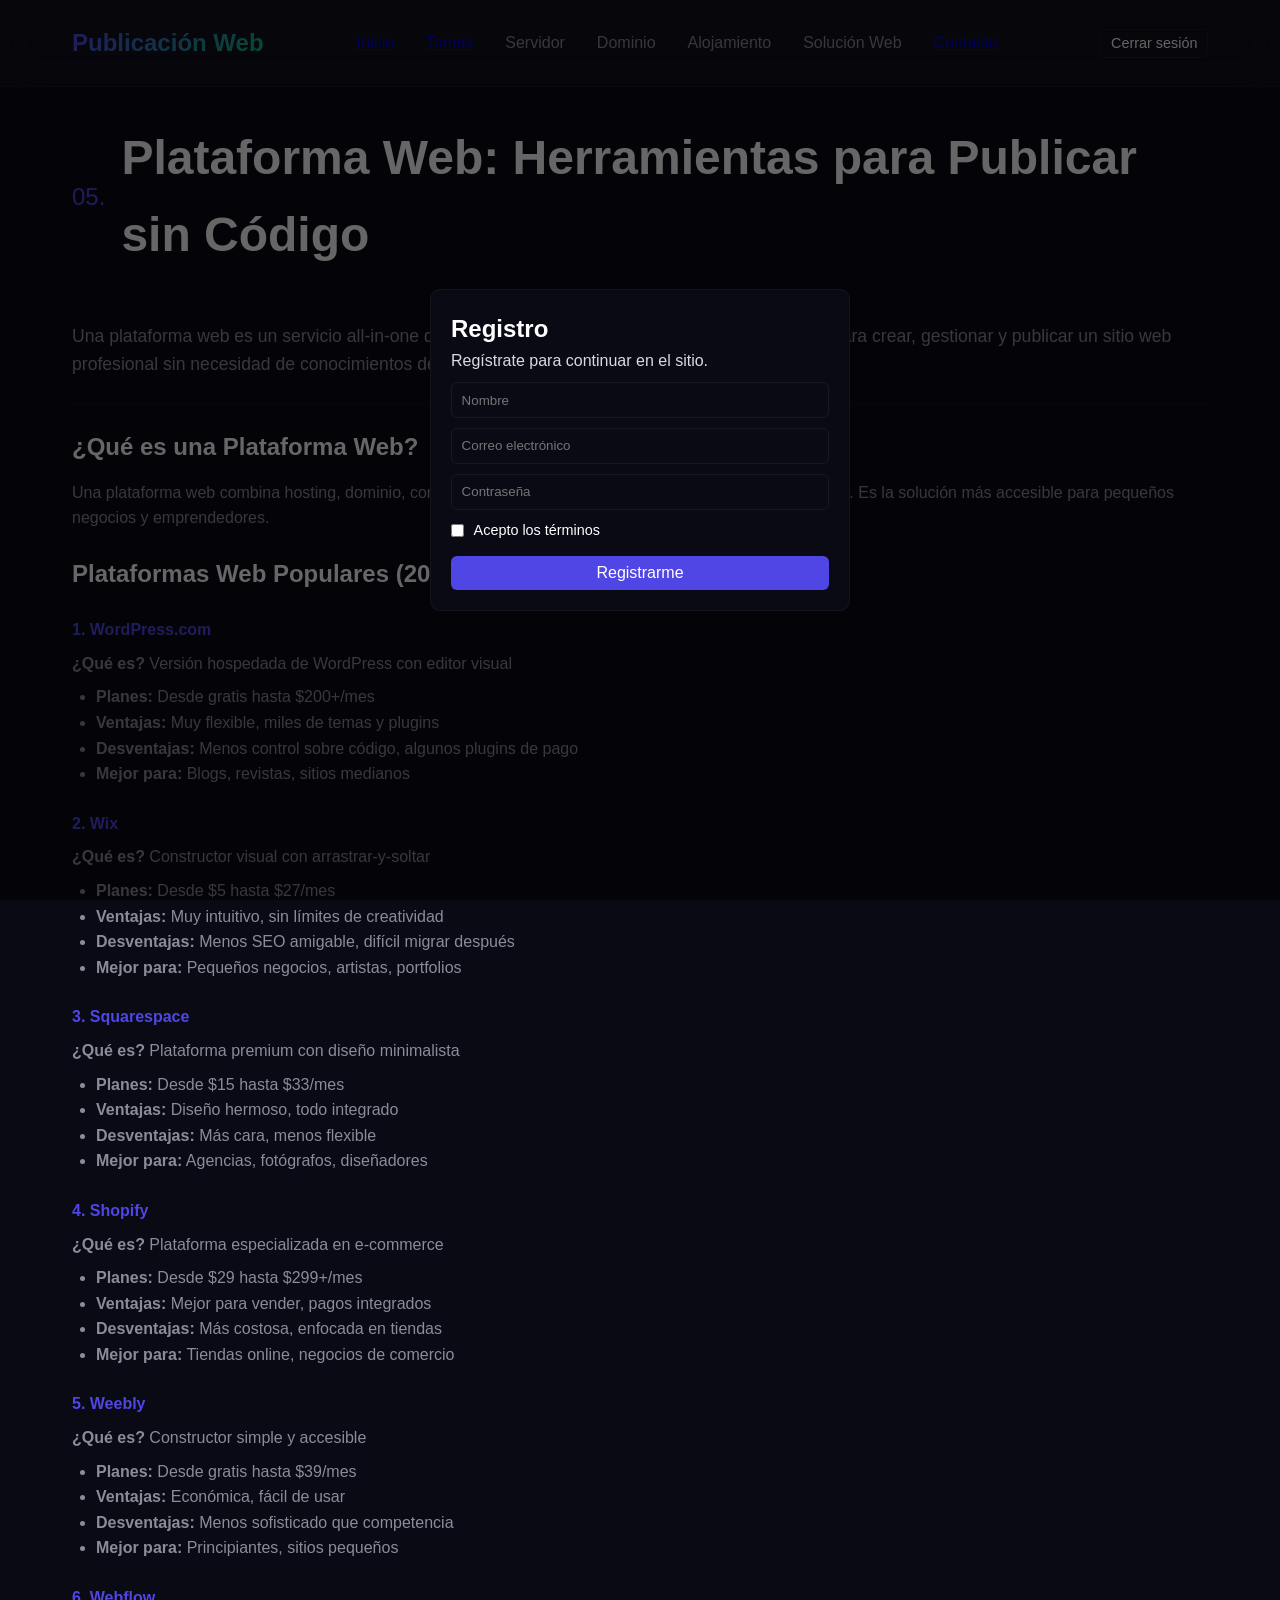
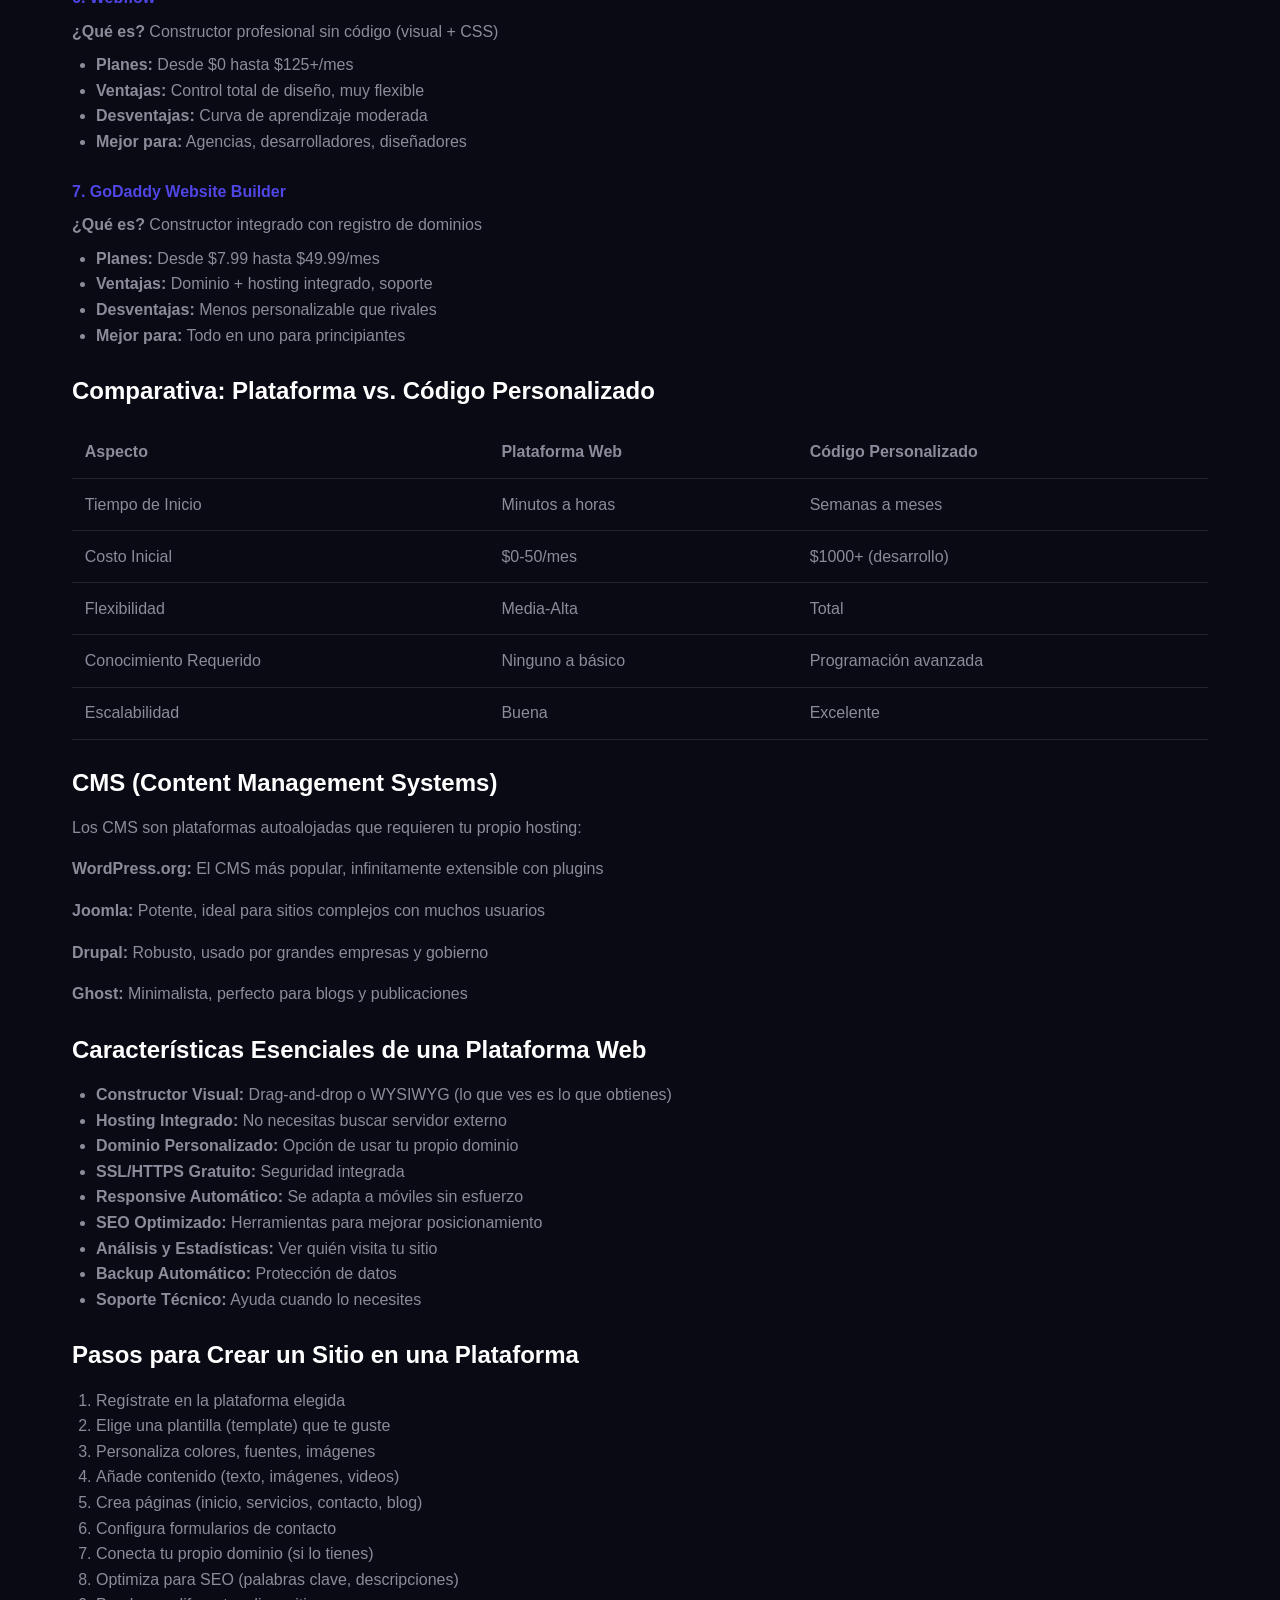
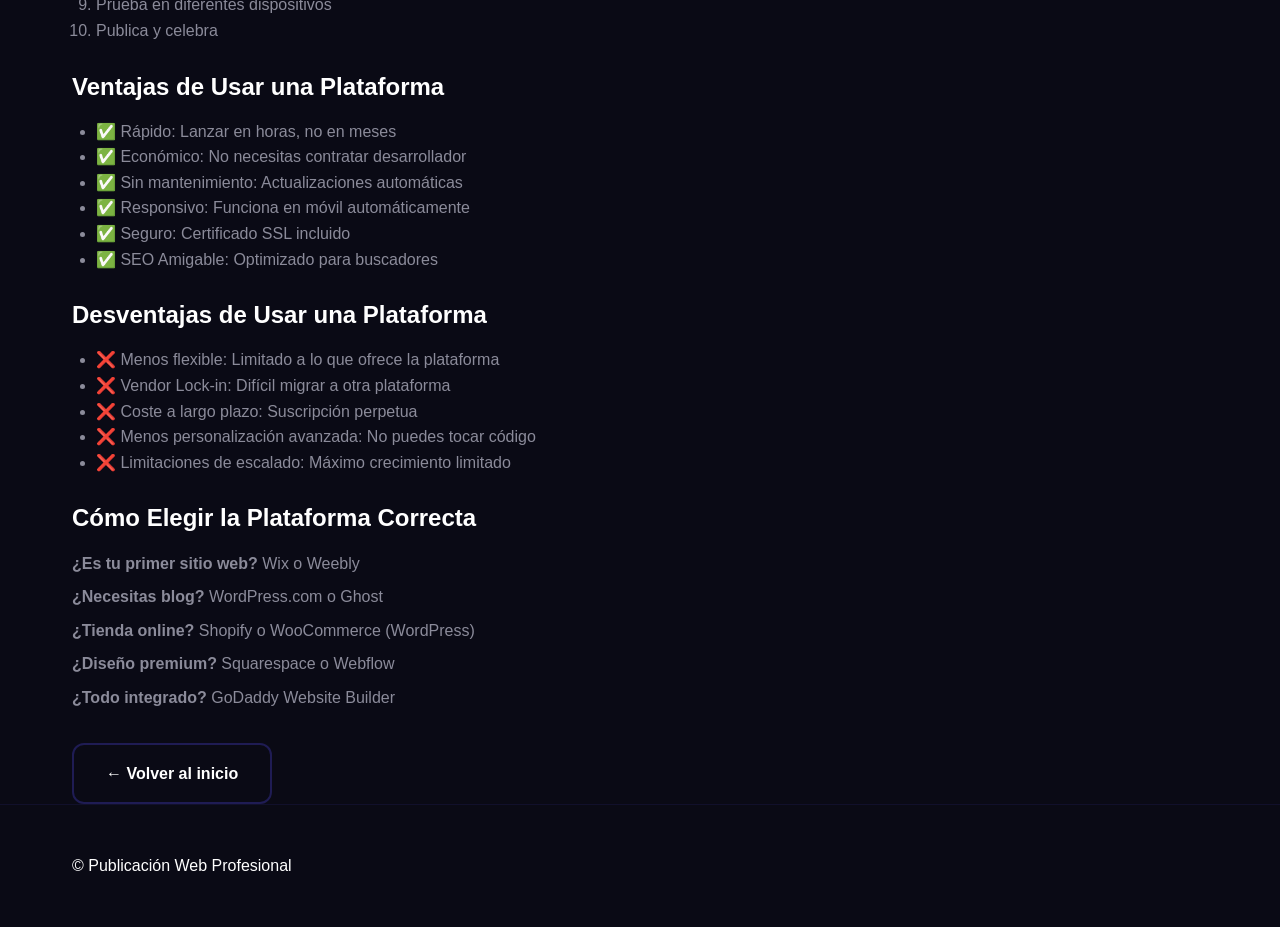
<file: zona_privada.html>
<!DOCTYPE html>
<html lang="es">
<head>
    <meta charset="utf-8">
    <meta name="viewport" content="width=device-width,initial-scale=1">
    <title>Plataforma Web - Publicación de Sitios Web</title>
    <link rel="stylesheet" href="estilo.css">
</head>
<body>
    <header class="navbar">
        <div class="container">
            <div class="nav-brand"><a href="index.html" class="logo-text">Publicación Web</a></div>
            <ul class="nav-menu">
                <li><a href="index.html">Inicio</a></li>
                <li><a href="index.html#projects">Temas</a></li>
                <li><a href="seguridad.html" class="nav-link">Servidor</a></li>
                <li><a href="bienestar.html" class="nav-link">Dominio</a></li>
                <li><a href="privacidad.html" class="nav-link">Alojamiento</a></li>
                <li><a href="multimedia.html" class="nav-link">Solución Web</a></li>
                <li><a href="contacto.html">Contacto</a></li>
            </ul>
            <div class="hamburger"><span></span><span></span><span></span></div>
        </div>
    </header>

    <main class="container" style="padding-top:120px;">
        <section>
            <h1 class="section-title"><span class="title-number">05.</span> Plataforma Web: Herramientas para Publicar sin Código</h1>
            <p style="color:var(--gray);font-size:1.1rem;">Una plataforma web es un servicio all-in-one que proporciona todos los componentes necesarios para crear, gestionar y publicar un sitio web profesional sin necesidad de conocimientos de programación.</p>

            <hr style="border:none;border-top:1px solid rgba(var(--light-rgb),0.04);margin-top:1.6rem;" />

            <h2 style="color:var(--light);margin-top:1.5rem;">¿Qué es una Plataforma Web?</h2>
            <p style="color:var(--gray);margin-top:0.8rem;">Una plataforma web combina hosting, dominio, constructor visual y herramientas de gestión en un único lugar. Es la solución más accesible para pequeños negocios y emprendedores.</p>

            <h2 style="color:var(--light);margin-top:1.5rem;">Plataformas Web Populares (2024)</h2>

            <h4 style="color:var(--primary);margin-top:1.5rem;">1. WordPress.com</h4>
            <p style="color:var(--gray);margin-top:0.5rem;"><strong>¿Qué es?</strong> Versión hospedada de WordPress con editor visual</p>
            <ul style="margin-top:0.5rem;color:var(--gray);margin-left:1.5rem;">
                <li><strong>Planes:</strong> Desde gratis hasta $200+/mes</li>
                <li><strong>Ventajas:</strong> Muy flexible, miles de temas y plugins</li>
                <li><strong>Desventajas:</strong> Menos control sobre código, algunos plugins de pago</li>
                <li><strong>Mejor para:</strong> Blogs, revistas, sitios medianos</li>
            </ul>

            <h4 style="color:var(--primary);margin-top:1.5rem;">2. Wix</h4>
            <p style="color:var(--gray);margin-top:0.5rem;"><strong>¿Qué es?</strong> Constructor visual con arrastrar-y-soltar</p>
            <ul style="margin-top:0.5rem;color:var(--gray);margin-left:1.5rem;">
                <li><strong>Planes:</strong> Desde $5 hasta $27/mes</li>
                <li><strong>Ventajas:</strong> Muy intuitivo, sin límites de creatividad</li>
                <li><strong>Desventajas:</strong> Menos SEO amigable, difícil migrar después</li>
                <li><strong>Mejor para:</strong> Pequeños negocios, artistas, portfolios</li>
            </ul>

            <h4 style="color:var(--primary);margin-top:1.5rem;">3. Squarespace</h4>
            <p style="color:var(--gray);margin-top:0.5rem;"><strong>¿Qué es?</strong> Plataforma premium con diseño minimalista</p>
            <ul style="margin-top:0.5rem;color:var(--gray);margin-left:1.5rem;">
                <li><strong>Planes:</strong> Desde $15 hasta $33/mes</li>
                <li><strong>Ventajas:</strong> Diseño hermoso, todo integrado</li>
                <li><strong>Desventajas:</strong> Más cara, menos flexible</li>
                <li><strong>Mejor para:</strong> Agencias, fotógrafos, diseñadores</li>
            </ul>

            <h4 style="color:var(--primary);margin-top:1.5rem;">4. Shopify</h4>
            <p style="color:var(--gray);margin-top:0.5rem;"><strong>¿Qué es?</strong> Plataforma especializada en e-commerce</p>
            <ul style="margin-top:0.5rem;color:var(--gray);margin-left:1.5rem;">
                <li><strong>Planes:</strong> Desde $29 hasta $299+/mes</li>
                <li><strong>Ventajas:</strong> Mejor para vender, pagos integrados</li>
                <li><strong>Desventajas:</strong> Más costosa, enfocada en tiendas</li>
                <li><strong>Mejor para:</strong> Tiendas online, negocios de comercio</li>
            </ul>

            <h4 style="color:var(--primary);margin-top:1.5rem;">5. Weebly</h4>
            <p style="color:var(--gray);margin-top:0.5rem;"><strong>¿Qué es?</strong> Constructor simple y accesible</p>
            <ul style="margin-top:0.5rem;color:var(--gray);margin-left:1.5rem;">
                <li><strong>Planes:</strong> Desde gratis hasta $39/mes</li>
                <li><strong>Ventajas:</strong> Económica, fácil de usar</li>
                <li><strong>Desventajas:</strong> Menos sofisticado que competencia</li>
                <li><strong>Mejor para:</strong> Principiantes, sitios pequeños</li>
            </ul>

            <h4 style="color:var(--primary);margin-top:1.5rem;">6. Webflow</h4>
            <p style="color:var(--gray);margin-top:0.5rem;"><strong>¿Qué es?</strong> Constructor profesional sin código (visual + CSS)</p>
            <ul style="margin-top:0.5rem;color:var(--gray);margin-left:1.5rem;">
                <li><strong>Planes:</strong> Desde $0 hasta $125+/mes</li>
                <li><strong>Ventajas:</strong> Control total de diseño, muy flexible</li>
                <li><strong>Desventajas:</strong> Curva de aprendizaje moderada</li>
                <li><strong>Mejor para:</strong> Agencias, desarrolladores, diseñadores</li>
            </ul>

            <h4 style="color:var(--primary);margin-top:1.5rem;">7. GoDaddy Website Builder</h4>
            <p style="color:var(--gray);margin-top:0.5rem;"><strong>¿Qué es?</strong> Constructor integrado con registro de dominios</p>
            <ul style="margin-top:0.5rem;color:var(--gray);margin-left:1.5rem;">
                <li><strong>Planes:</strong> Desde $7.99 hasta $49.99/mes</li>
                <li><strong>Ventajas:</strong> Dominio + hosting integrado, soporte</li>
                <li><strong>Desventajas:</strong> Menos personalizable que rivales</li>
                <li><strong>Mejor para:</strong> Todo en uno para principiantes</li>
            </ul>

            <h2 style="color:var(--light);margin-top:1.5rem;">Comparativa: Plataforma vs. Código Personalizado</h2>
            <table style="width:100%;margin-top:1rem;border-collapse:collapse;color:var(--gray);">
                <tr style="border-bottom:1px solid rgba(var(--light-rgb),0.1);">
                    <td style="padding:0.8rem;"><strong>Aspecto</strong></td>
                    <td style="padding:0.8rem;"><strong>Plataforma Web</strong></td>
                    <td style="padding:0.8rem;"><strong>Código Personalizado</strong></td>
                </tr>
                <tr style="border-bottom:1px solid rgba(var(--light-rgb),0.1);">
                    <td style="padding:0.8rem;">Tiempo de Inicio</td>
                    <td style="padding:0.8rem;">Minutos a horas</td>
                    <td style="padding:0.8rem;">Semanas a meses</td>
                </tr>
                <tr style="border-bottom:1px solid rgba(var(--light-rgb),0.1);">
                    <td style="padding:0.8rem;">Costo Inicial</td>
                    <td style="padding:0.8rem;">$0-50/mes</td>
                    <td style="padding:0.8rem;">$1000+ (desarrollo)</td>
                </tr>
                <tr style="border-bottom:1px solid rgba(var(--light-rgb),0.1);">
                    <td style="padding:0.8rem;">Flexibilidad</td>
                    <td style="padding:0.8rem;">Media-Alta</td>
                    <td style="padding:0.8rem;">Total</td>
                </tr>
                <tr style="border-bottom:1px solid rgba(var(--light-rgb),0.1);">
                    <td style="padding:0.8rem;">Conocimiento Requerido</td>
                    <td style="padding:0.8rem;">Ninguno a básico</td>
                    <td style="padding:0.8rem;">Programación avanzada</td>
                </tr>
                <tr style="border-bottom:1px solid rgba(var(--light-rgb),0.1);">
                    <td style="padding:0.8rem;">Escalabilidad</td>
                    <td style="padding:0.8rem;">Buena</td>
                    <td style="padding:0.8rem;">Excelente</td>
                </tr>
            </table>

            <h2 style="color:var(--light);margin-top:1.5rem;">CMS (Content Management Systems)</h2>
            <p style="color:var(--gray);margin-top:0.8rem;">Los CMS son plataformas autoalojadas que requieren tu propio hosting:</p>

            <p style="color:var(--gray);margin-top:1rem;"><strong>WordPress.org:</strong> El CMS más popular, infinitamente extensible con plugins</p>
            <p style="color:var(--gray);margin-top:1rem;"><strong>Joomla:</strong> Potente, ideal para sitios complejos con muchos usuarios</p>
            <p style="color:var(--gray);margin-top:1rem;"><strong>Drupal:</strong> Robusto, usado por grandes empresas y gobierno</p>
            <p style="color:var(--gray);margin-top:1rem;"><strong>Ghost:</strong> Minimalista, perfecto para blogs y publicaciones</p>

            <h2 style="color:var(--light);margin-top:1.5rem;">Características Esenciales de una Plataforma Web</h2>
            <ul style="margin-top:0.8rem;color:var(--gray);margin-left:1.5rem;">
                <li><strong>Constructor Visual:</strong> Drag-and-drop o WYSIWYG (lo que ves es lo que obtienes)</li>
                <li><strong>Hosting Integrado:</strong> No necesitas buscar servidor externo</li>
                <li><strong>Dominio Personalizado:</strong> Opción de usar tu propio dominio</li>
                <li><strong>SSL/HTTPS Gratuito:</strong> Seguridad integrada</li>
                <li><strong>Responsive Automático:</strong> Se adapta a móviles sin esfuerzo</li>
                <li><strong>SEO Optimizado:</strong> Herramientas para mejorar posicionamiento</li>
                <li><strong>Análisis y Estadísticas:</strong> Ver quién visita tu sitio</li>
                <li><strong>Backup Automático:</strong> Protección de datos</li>
                <li><strong>Soporte Técnico:</strong> Ayuda cuando lo necesites</li>
            </ul>

            <h2 style="color:var(--light);margin-top:1.5rem;">Pasos para Crear un Sitio en una Plataforma</h2>
            <ol style="margin-top:0.8rem;color:var(--gray);margin-left:1.5rem;">
                <li>Regístrate en la plataforma elegida</li>
                <li>Elige una plantilla (template) que te guste</li>
                <li>Personaliza colores, fuentes, imágenes</li>
                <li>Añade contenido (texto, imágenes, videos)</li>
                <li>Crea páginas (inicio, servicios, contacto, blog)</li>
                <li>Configura formularios de contacto</li>
                <li>Conecta tu propio dominio (si lo tienes)</li>
                <li>Optimiza para SEO (palabras clave, descripciones)</li>
                <li>Prueba en diferentes dispositivos</li>
                <li>Publica y celebra</li>
            </ol>

            <h2 style="color:var(--light);margin-top:1.5rem;">Ventajas de Usar una Plataforma</h2>
            <ul style="margin-top:0.8rem;color:var(--gray);margin-left:1.5rem;">
                <li>✅ Rápido: Lanzar en horas, no en meses</li>
                <li>✅ Económico: No necesitas contratar desarrollador</li>
                <li>✅ Sin mantenimiento: Actualizaciones automáticas</li>
                <li>✅ Responsivo: Funciona en móvil automáticamente</li>
                <li>✅ Seguro: Certificado SSL incluido</li>
                <li>✅ SEO Amigable: Optimizado para buscadores</li>
            </ul>

            <h2 style="color:var(--light);margin-top:1.5rem;">Desventajas de Usar una Plataforma</h2>
            <ul style="margin-top:0.8rem;color:var(--gray);margin-left:1.5rem;">
                <li>❌ Menos flexible: Limitado a lo que ofrece la plataforma</li>
                <li>❌ Vendor Lock-in: Difícil migrar a otra plataforma</li>
                <li>❌ Coste a largo plazo: Suscripción perpetua</li>
                <li>❌ Menos personalización avanzada: No puedes tocar código</li>
                <li>❌ Limitaciones de escalado: Máximo crecimiento limitado</li>
            </ul>

            <h2 style="color:var(--light);margin-top:1.5rem;">Cómo Elegir la Plataforma Correcta</h2>
            <p style="color:var(--gray);margin-top:0.8rem;"><strong>¿Es tu primer sitio web?</strong> Wix o Weebly</p>
            <p style="color:var(--gray);margin-top:0.5rem;"><strong>¿Necesitas blog?</strong> WordPress.com o Ghost</p>
            <p style="color:var(--gray);margin-top:0.5rem;"><strong>¿Tienda online?</strong> Shopify o WooCommerce (WordPress)</p>
            <p style="color:var(--gray);margin-top:0.5rem;"><strong>¿Diseño premium?</strong> Squarespace o Webflow</p>
            <p style="color:var(--gray);margin-top:0.5rem;"><strong>¿Todo integrado?</strong> GoDaddy Website Builder</p>

            <p style="margin-top:2rem;"><a href="index.html" class="btn btn-secondary">← Volver al inicio</a></p>
        </section>
    </main>

    <footer class="footer">
        <div class="container">
            <p>&copy; Publicación Web Profesional</p>
        </div>
    </footer>

    <script src="script.js"></script>
</body>
</html>
</file>
<file: estilo.css>
* {
    margin: 0;
    padding: 0;
    box-sizing: border-box;
}

/* Google Fonts (se puede reemplazar por la fuente preferida) */
@import url('https://fonts.googleapis.com/css2?family=Inter:wght@300;400;600;800&display=swap');

:root {
    --primary: #4f46e5;
    --primary-rgb: 79,70,229;
    --secondary: #10b981;
    --secondary-rgb: 16,185,129;
    --dark: #0f0f1e;
    --dark-rgb: 15,15,30;
    --darker: #0a0a15;
    --darker-rgb: 10,10,21;
    --light: #ffffff;
    --light-rgb: 255,255,255;
    /* overlay default (dark theme uses black overlay) */
    --overlay-rgb: 0,0,0;
    --gray: #8b8b9a;
}

/* Tema claro */
:root[data-theme='light'], [data-theme='light'] {
    --primary: #7c3aed; /* más suave para light */
    --primary-rgb: 124,58,237;
    --secondary: #0891b2;
    --secondary-rgb: 8,145,178;
    --dark: #ffffff;
    --dark-rgb: 255,255,255;
    --darker: #f5f7fb;
    --darker-rgb: 245,247,251;
    --light: #0b1220;
    --light-rgb: 11,18,32;
    /* overlay in light theme should be lighter (white) */
    --overlay-rgb: 255,255,255;
    --gray: #40454f;
}

body {
    font-family: 'Inter', -apple-system, BlinkMacSystemFont, 'Segoe UI', sans-serif;
    background: var(--darker);
    color: var(--light);
    line-height: 1.6;
    overflow-x: hidden;
}

.container {
    max-width: 1200px;
    margin: 0 auto;
    padding: 0 2rem;
}

/* Animated Background */
.animated-bg {
    position: fixed;
    top: 0;
    left: 0;
    width: 100%;
    height: 100%;
    z-index: -1;
    overflow: hidden;
}

.floating-shape {
    position: absolute;
    background: linear-gradient(45deg, var(--primary), var(--secondary));
    border-radius: 50%;
    opacity: 0.1;
    filter: blur(60px);
    animation: float 20s infinite ease-in-out;
}

.shape-1 {
    width: 400px;
    height: 400px;
    top: 10%;
    left: 10%;
    animation-delay: 0s;
}

.shape-2 {
    width: 300px;
    height: 300px;
    top: 50%;
    right: 10%;
    animation-delay: 5s;
}

.shape-3 {
    width: 350px;
    height: 350px;
    bottom: 10%;
    left: 40%;
    animation-delay: 10s;
}

.shape-4 {
    width: 250px;
    height: 250px;
    top: 30%;
    right: 30%;
    animation-delay: 15s;
}

@keyframes float {
    0%, 100% { transform: translate(0, 0) scale(1); }
    25% { transform: translate(50px, 50px) scale(1.1); }
    50% { transform: translate(-30px, 80px) scale(0.9); }
    75% { transform: translate(70px, -40px) scale(1.05); }
}

/* Navigation */
.navbar {
    position: fixed;
    top: 0;
    width: 100%;
    background: rgba(var(--dark-rgb), 0.8);
    backdrop-filter: blur(20px);
    z-index: 1000;
    padding: 1.5rem 0;
    border-bottom: 1px solid rgba(var(--primary-rgb), 0.1);
    animation: slideDown 0.5s ease-out;
}

@keyframes slideDown {
    from {
        transform: translateY(-100%);
        opacity: 0;
    }
    to {
        transform: translateY(0);
        opacity: 1;
    }
}

.navbar .container {
    display: flex;
    justify-content: space-between;
    align-items: center;
}

.nav-brand {
    font-size: 1.5rem;
    font-weight: 700;
}

.logo-text {
    background: linear-gradient(135deg, var(--primary), var(--secondary));
    -webkit-background-clip: text;
    -webkit-text-fill-color: transparent;
    background-clip: text;
    animation: shimmer 3s infinite;
}

/* Modal (simple) */
.site-modal { display:flex; align-items:center; justify-content:center; }
.site-modal > div { max-width:900px; width:96%; }

/* Back-to-top is generated dynamically but add accessible focus style */
#backToTop:focus { outline: 3px solid rgba(var(--primary-rgb),0.6); }

/* Botón volver arriba (imagen) - estilos base para todas las pantallas */
#backToTop {
    position: fixed;
    right: 20px;
    bottom: 20px;
    width: 56px;
    height: 56px;
    border-radius: 12px;
    border: none;
    background: linear-gradient(135deg,var(--primary),var(--secondary));
    color: var(--light);
    cursor: pointer;
    z-index: 10000;
    display: none; /* visible sólo cuando se añade la clase .visible */
    align-items: center;
    justify-content: center;
    padding: 6px;
    box-shadow: 0 12px 34px rgba(0,0,0,0.45);
    transition: transform .18s cubic-bezier(.2,.8,.25,1), box-shadow .18s ease, opacity .18s ease;
}

#backToTop.visible { display: flex; opacity: 1; transform: translateY(0) scale(1); }
#backToTop:hover { transform: translateY(-6px) scale(1.04); box-shadow: 0 22px 60px rgba(0,0,0,0.55); }

#backToTop .back-arrow-img { width: 62%; height: 62%; object-fit: contain; display: block; pointer-events: none; }

/* Small animation for entrance */
@keyframes bt-enter { from { transform: translateY(10px) scale(.96); opacity: 0; } to { transform: translateY(0) scale(1); opacity: 1; } }
#backToTop.visible { animation: bt-enter .3s cubic-bezier(.2,.8,.25,1); }

/* Cursor trail (light touch) */
.cursor-trail { mix-blend-mode: screen; }

/* Improved focus states for better accessibility */
:focus { outline: 3px solid rgba(var(--primary-rgb),0.12); outline-offset: 2px; }

@keyframes shimmer {
    0%, 100% { filter: brightness(1); }
    50% { filter: brightness(1.5); }
}

.nav-menu {
    display: flex;
    gap: 2rem;
    list-style: none;
}

.nav-link {
    color: var(--gray);
    text-decoration: none;
    font-weight: 500;
    position: relative;
    transition: all 0.3s ease;
    padding: 0.5rem 0;
}

.nav-link::after {
    content: '';
    position: absolute;
    bottom: 0;
    left: 0;
    width: 0;
    height: 2px;
    background: linear-gradient(90deg, var(--primary), var(--secondary));
    transition: width 0.3s ease;
}

.nav-link:hover,
.nav-link.active {
    color: var(--light);
}

.nav-link:hover::after,
.nav-link.active::after {
    width: 100%;
}

.hamburger {
    display: none;
    flex-direction: column;
    gap: 4px;
    cursor: pointer;
}

.hamburger span {
    width: 25px;
    height: 3px;
    background: var(--light);
    transition: all 0.3s ease;
    border-radius: 3px;
}

/* Hero Section */
.hero {
    min-height: 100vh;
    display: flex;
    align-items: center;
    padding-top: 100px;
    position: relative;
}

.hero .container {
    display: grid;
    grid-template-columns: 1fr 1fr;
    gap: 4rem;
    align-items: center;
}

.hero-content {
    animation: fadeInLeft 1s ease-out;
}

@keyframes fadeInLeft {
    from {
        opacity: 0;
        transform: translateX(-50px);
    }
    to {
        opacity: 1;
        transform: translateX(0);
    }
}

.hero-title {
    font-size: clamp(2.5rem, 5vw, 4rem);
    font-weight: 800;
    line-height: 1.2;
    margin-bottom: 1rem;
}

.word {
    display: inline-block;
    opacity: 0;
    animation: wordReveal 0.8s ease-out forwards;
}

.word:nth-child(1) { animation-delay: 0.2s; }
.word:nth-child(2) { animation-delay: 0.4s; }
.word:nth-child(3) { animation-delay: 0.6s; }

@keyframes wordReveal {
    from {
        opacity: 0;
        transform: translateY(30px) rotateX(-90deg);
    }
    to {
        opacity: 1;
        transform: translateY(0) rotateX(0);
    }
}

.gradient-text {
    background: linear-gradient(135deg, var(--primary), var(--secondary));
    -webkit-background-clip: text;
    -webkit-text-fill-color: transparent;
    background-clip: text;
    background-size: 200% 200%;
    animation: gradientShift 3s ease infinite;
}

@keyframes gradientShift {
    0%, 100% { background-position: 0% 50%; }
    50% { background-position: 100% 50%; }
}

.hero-subtitle {
    font-size: 1.25rem;
    color: var(--gray);
    margin-bottom: 2rem;
    animation: fadeIn 1s ease-out 0.8s both;
}

@keyframes fadeIn {
    from { opacity: 0; }
    to { opacity: 1; }
}

.hero-buttons {
    display: flex;
    gap: 1rem;
    animation: fadeIn 1s ease-out 1s both;
}

.btn {
    padding: 1rem 2rem;
    border-radius: 12px;
    text-decoration: none;
    font-weight: 600;
    transition: all 0.3s ease;
    position: relative;
    overflow: hidden;
    display: inline-flex;
    align-items: center;
    gap: 0.5rem;
}

.btn span {
    position: relative;
    z-index: 1;
}

.btn-primary {
    background: linear-gradient(135deg, var(--primary), var(--secondary));
    color: var(--light);
    border: none;
    box-shadow: 0 10px 40px rgba(var(--primary-rgb), 0.3);
}

.btn-glow {
    position: absolute;
    top: 50%;
    left: 50%;
    width: 0;
    height: 0;
    background: radial-gradient(circle, rgba(var(--light-rgb), 0.3), transparent);
    transform: translate(-50%, -50%);
    transition: width 0.6s ease, height 0.6s ease;
    border-radius: 50%;
}

.btn-primary:hover .btn-glow {
    width: 300px;
    height: 300px;
}

.btn-primary:hover {
    transform: translateY(-3px);
    box-shadow: 0 15px 50px rgba(var(--primary-rgb), 0.5);
}

.btn-secondary {
    background: transparent;
    color: var(--light);
    border: 2px solid rgba(var(--primary-rgb), 0.3);
}

.btn-secondary:hover {
    border-color: var(--primary);
    background: rgba(var(--primary-rgb), 0.1);
    transform: translateY(-3px);
}

/* Code Window */
.hero-visual {
    animation: fadeInRight 1s ease-out 0.4s both;
}

/* Poster in hero */
.hero-poster {
    margin-top: 1.6rem;
    width: 420px;
    max-width: 100%;
    border-radius: 12px;
    overflow: hidden;
    border: 1px solid rgba(var(--light-rgb), 0.04);
    box-shadow: 0 18px 48px rgba(0,0,0,0.35);
}

@media (max-width: 900px) {
    .hero-poster { width: 320px; }
}

@keyframes fadeInRight {
    from {
        opacity: 0;
        transform: translateX(50px);
    }
    to {
        opacity: 1;
        transform: translateX(0);
    }
}

.code-window {
    background: rgba(var(--dark-rgb), 0.8);
    border-radius: 12px;
    overflow: hidden;
    border: 1px solid rgba(var(--primary-rgb), 0.2);
    box-shadow: 0 20px 60px rgba(0, 0, 0, 0.5);
    backdrop-filter: blur(10px);
    transition: transform 0.3s ease;
}

.code-window:hover {
    transform: scale(1.02) rotateY(5deg);
}

.window-header {
    background: rgba(var(--primary-rgb), 0.1);
    padding: 1rem;
    display: flex;
    gap: 0.5rem;
}

.dot {
    width: 12px;
    height: 12px;
    border-radius: 50%;
    background: var(--gray);
    animation: pulse 2s ease-in-out infinite;
}

.dot:nth-child(1) { 
    background: #ff5f56;
    animation-delay: 0s;
}
.dot:nth-child(2) { 
    background: #ffbd2e;
    animation-delay: 0.2s;
}
.dot:nth-child(3) { 
    background: #27c93f;
    animation-delay: 0.4s;
}

@keyframes pulse {
    0%, 100% { opacity: 1; transform: scale(1); }
    50% { opacity: 0.6; transform: scale(0.9); }
}

.code-content {
    padding: 2rem;
    font-family: 'Courier New', monospace;
    color: var(--secondary);
    font-size: 0.9rem;
    line-height: 1.8;
}

.typing-effect::after {
    content: '|';
    animation: blink 1s step-end infinite;
}

@keyframes blink {
    50% { opacity: 0; }
}

/* Scroll Indicator */
.scroll-indicator {
    position: absolute;
    bottom: 2rem;
    left: 50%;
    transform: translateX(-50%);
    animation: bounce 2s infinite;
}

@keyframes bounce {
    0%, 20%, 50%, 80%, 100% { transform: translateX(-50%) translateY(0); }
    40% { transform: translateX(-50%) translateY(-10px); }
    60% { transform: translateX(-50%) translateY(-5px); }
}

.mouse {
    width: 26px;
    height: 40px;
    border: 2px solid var(--primary);
    border-radius: 20px;
    position: relative;
}

.wheel {
    width: 4px;
    height: 8px;
    background: var(--primary);
    border-radius: 2px;
    position: absolute;
    top: 8px;
    left: 50%;
    transform: translateX(-50%);
    animation: scroll 2s infinite;
}

@keyframes scroll {
    0% { top: 8px; opacity: 1; }
    100% { top: 24px; opacity: 0; }
}

/* Projects Section */
.projects {
    padding: 6rem 0;
    position: relative;
}

.section-title {
    font-size: clamp(2rem, 4vw, 3rem);
    margin-bottom: 3rem;
    display: flex;
    align-items: center;
    gap: 1rem;
}

.title-number {
    color: var(--primary);
    font-size: 1.5rem;
    font-weight: 400;
}

.projects-grid {
    display: grid;
    grid-template-columns: repeat(auto-fit, minmax(320px, 1fr));
    gap: 2rem;
}

.project-card {
    background: linear-gradient(180deg, rgba(var(--dark-rgb), 0.52), rgba(var(--dark-rgb), 0.6));
    border-radius: 14px;
    overflow: hidden;
    border: 1px solid rgba(var(--primary-rgb), 0.09);
    transition: transform 0.35s cubic-bezier(0.2, 0.9, 0.2, 1), box-shadow 0.35s ease;
    position: relative;
    transform-style: preserve-3d;
    cursor: pointer;
}

.card-glow {
    position: absolute;
    top: -50%;
    left: -50%;
    width: 200%;
    height: 200%;
    background: radial-gradient(circle, rgba(var(--primary-rgb), 0.15), transparent 70%);
    opacity: 0;
    transition: opacity 0.4s ease;
    pointer-events: none;
}

.project-card:hover .card-glow {
    opacity: 1;
}

.project-card:hover {
    transform: translateY(-10px) scale(1.03);
    border-color: rgba(var(--primary-rgb), 0.36);
    box-shadow: 0 30px 80px rgba(var(--primary-rgb), 0.22), 0 6px 20px rgba(0,0,0,0.35);
}

.project-image {
    height: 180px;
    background: linear-gradient(135deg, rgba(var(--primary-rgb), 0.2), rgba(var(--secondary-rgb), 0.2));
    display: flex;
    align-items: center;
    justify-content: center;
    position: relative;
    overflow: hidden;
}

.project-preview { font-size: 2.2rem; }

.image-overlay {
    position: absolute;
    inset: 0;
    background: linear-gradient(135deg, var(--primary), var(--secondary));
    opacity: 0;
    transition: opacity 0.4s ease;
}

.project-card:hover .image-overlay {
    opacity: 0.2;
}

.project-preview {
    font-size: 2rem;
    font-weight: 700;
    color: var(--light);
    z-index: 1;
    transform: scale(1);
    transition: transform 0.4s ease;
}

.project-card:hover .project-preview {
    transform: scale(1.1);
}

.project-content {
    padding: 1.6rem;
}

.project-content h3 {
    font-size: 1.35rem;
    margin-bottom: 0.5rem;
    background: linear-gradient(135deg, var(--light), var(--gray));
    -webkit-background-clip: text;
    -webkit-text-fill-color: transparent;
    background-clip: text;
}

.project-content p {
    color: var(--gray);
    margin-bottom: 0.9rem;
    font-size: 0.98rem;
}

.project-tags {
    display: flex;
    gap: 0.5rem;
    flex-wrap: wrap;
    margin-bottom: 1rem;
}

.project-card .project-action {
    display:flex;align-items:center;gap:0.6rem;margin-top:0.5rem;
}
.project-card .project-action .project-link {
    padding:0.45rem 0.9rem;border-radius:10px;background:linear-gradient(135deg,var(--primary),var(--secondary));color:var(--light);text-decoration:none;font-weight:700;font-size:0.95rem;display:inline-flex;align-items:center;gap:0.5rem;box-shadow:0 8px 30px rgba(var(--primary-rgb),0.15);
}
.project-card .project-action .project-link:hover { transform: translateY(-4px); box-shadow:0 14px 46px rgba(var(--primary-rgb),0.18); }

/* Make the project cards look more compact on small screens */
@media (max-width: 768px) {
    .projects-grid { gap: 1rem; }
    .project-image { height: 140px; }
    .project-preview { font-size: 1.8rem; }
    #backToTop { width:64px; height:64px; right:12px; bottom:12px; }
}

.tag {
    padding: 0.25rem 0.75rem;
    background: rgba(var(--primary-rgb), 0.1);
    border: 1px solid rgba(var(--primary-rgb), 0.3);
    border-radius: 20px;
    font-size: 0.875rem;
    color: var(--primary);
    transition: all 0.3s ease;
}

.tag:hover {
    background: rgba(var(--primary-rgb), 0.2);
    transform: translateY(-2px);
}

.project-link {
    color: var(--primary);
    text-decoration: none;
    display: inline-flex;
    align-items: center;
    gap: 0.5rem;
    font-weight: 600;
    transition: all 0.3s ease;
}

.project-link:hover {
    gap: 1rem;
    color: var(--secondary);
}

.project-link svg {
    transition: transform 0.3s ease;
}

.project-link:hover svg {
    transform: rotate(45deg);
}

/* About Section */
.about {
    padding: 6rem 0;
    background: rgba(var(--dark-rgb), 0.5);
}

.about-text p {
    font-size: 1.125rem;
    color: var(--gray);
    margin-bottom: 1.5rem;
    opacity: 0;
    transform: translateY(30px);
    transition: all 0.6s ease;
}

.about-text p.reveal-text.visible {
    opacity: 1;
    transform: translateY(0);
}

.skills {
    margin-top: 2rem;
}

.skill-item {
    margin-bottom: 1.5rem;
}

.skill-item span {
    display: block;
    margin-bottom: 0.5rem;
    font-weight: 600;
    color: var(--light);
}

.skill-bar {
    height: 8px;
    background: rgba(var(--primary-rgb), 0.1);
    border-radius: 10px;
    overflow: hidden;
    position: relative;
}

.skill-progress {
    height: 100%;
    background: linear-gradient(90deg, var(--primary), var(--secondary));
    border-radius: 10px;
    width: 0;
    transition: width 1.5s cubic-bezier(0.4, 0, 0.2, 1);
    position: relative;
    overflow: hidden;
}

.skill-progress::after {
    content: '';
    position: absolute;
    top: 0;
    left: 0;
    right: 0;
    bottom: 0;
    background: linear-gradient(90deg, transparent, rgba(var(--light-rgb), 0.3), transparent);
    animation: shimmerProgress 2s infinite;
}

@keyframes shimmerProgress {
    0% { transform: translateX(-100%); }
    100% { transform: translateX(100%); }
}

.skill-item.visible .skill-progress {
    width: var(--progress);
}

/* Contact Section */
.contact {
    padding: 6rem 0;
}

.contact-form {
    max-width: 600px;
    margin: 0 auto;
}

.form-group {
    position: relative;
    margin-bottom: 2rem;
}

.form-group input,
.form-group textarea {
    width: 100%;
    padding: 1rem;
    background: rgba(var(--dark-rgb), 0.6);
    border: 2px solid rgba(var(--primary-rgb), 0.2);
    border-radius: 12px;
    color: var(--light);
    font-size: 1rem;
    transition: all 0.3s ease;
    outline: none;
}

.form-group label {
    position: absolute;
    left: 1rem;
    top: 1rem;
    color: var(--gray);
    transition: all 0.3s ease;
    pointer-events: none;
}

.form-group input:focus,
.form-group textarea:focus,
.form-group input:valid,
.form-group textarea:valid {
    border-color: var(--primary);
}

.form-group input:focus ~ label,
.form-group textarea:focus ~ label,
.form-group input:valid ~ label,
.form-group textarea:valid ~ label {
    top: -0.75rem;
    left: 0.75rem;
    font-size: 0.875rem;
    color: var(--primary);
    background: var(--darker);
    padding: 0 0.5rem;
}

.focus-border {
    position: absolute;
    bottom: 0;
    left: 50%;
    width: 0;
    height: 2px;
    background: linear-gradient(90deg, var(--primary), var(--secondary));
    transition: all 0.4s ease;
    transform: translateX(-50%);
}

.form-group input:focus ~ .focus-border,
.form-group textarea:focus ~ .focus-border {
    width: 100%;
}

.btn-submit {
    width: 100%;
    cursor: pointer;
    border: none;
    font-size: 1rem;
}

/* Footer */
.footer {
    padding: 3rem 0;
    border-top: 1px solid rgba(var(--primary-rgb), 0.1);
    text-align: center;
}

.footer .container {
    display: flex;
    justify-content: space-between;
    align-items: center;
}

.social-links {
    display: flex;
    gap: 2rem;
}

.social-link {
    color: var(--gray);
    text-decoration: none;
    transition: all 0.3s ease;
    position: relative;
}

.social-link::after {
    content: '';
    position: absolute;
    bottom: -5px;
    left: 0;
    width: 0;
    height: 2px;
    background: var(--primary);
    transition: width 0.3s ease;
}

.social-link:hover {
    color: var(--primary);
    transform: translateY(-3px);
}

.social-link:hover::after {
    width: 100%;
}

/* Responsive */
@media (max-width: 768px) {
    .nav-menu {
        position: fixed;
        left: -100%;
        top: 80px;
        flex-direction: column;
        background: rgba(var(--dark-rgb), 0.98);
        width: 100%;
        text-align: center;
        transition: 0.3s;
        padding: 2rem;
        border-top: 1px solid rgba(var(--primary-rgb), 0.1);

    /* Back to top button (bigger & accessible) */
    /* Big, lively back-to-top button on the right */
    /* Slightly smaller on small screens so it doesn't block content */
    /* Keep hidden by default; visible only when JS adds .visible */
    #backToTop {
        position: fixed; right: 16px; bottom: 16px; border-radius: 16px;
        width: 80px; height: 80px; border: none; background: linear-gradient(135deg,var(--primary),var(--secondary));
        color: #fff; cursor: pointer; z-index: 10000; box-shadow: 0 18px 44px rgba(0,0,0,0.45);
        display: none; align-items: center; justify-content: center; font-size: 24px; transition: transform .18s cubic-bezier(.2,.8,.25,1), box-shadow .18s ease;
        will-change: transform, box-shadow;
        border: 0; padding: 0; overflow: visible;
        transform: translateY(0) scale(1);
        animation: bt-pulse 3s infinite ease-in-out 0.3s;
    }

    /* Lively hover: lift + glow */
    #backToTop:hover {
        transform: translateY(-6px) scale(1.04);
        box-shadow: 0 26px 80px rgba(0,0,0,0.5), 0 0 40px rgba(var(--primary-rgb),0.12);
    }

    @keyframes bt-pulse {
        0% { transform: translateY(0) scale(1); filter: saturate(1); }
        40% { transform: translateY(-4px) scale(1.02); filter: saturate(1.05); }
        60% { transform: translateY(-3px) scale(1.015); filter: saturate(1.03); }
        100% { transform: translateY(0) scale(1); filter: saturate(1); }
    }

    /* Slight glowing ring behind the button */
    #backToTop::before {
        content: '';
        position: absolute; inset: -10px; border-radius: 22px;
        background: radial-gradient(circle at 30% 30%, rgba(var(--secondary-rgb),0.18), rgba(var(--primary-rgb),0.08));
        z-index: -1; opacity: 0.9; transition: opacity .2s ease, transform .2s ease;
    }

    #backToTop:hover::before { transform: scale(1.06); opacity: 1; }

    /* Tooltip for backToTop */
    #backToTop {
        position: fixed; /* already defined in the block above; reiterate here to be safe */
    }

    #backToTop::after {
        content: attr(data-tooltip);
        position: absolute;
        right: 100%;
        margin-right: 12px;
        top: 50%;
        transform: translateY(-50%) translateX(6px) scale(.98);
        background: linear-gradient(135deg, rgba(var(--primary-rgb),0.95), rgba(var(--secondary-rgb),0.95));
        color: var(--light);
        padding: 0.6rem 0.9rem;
        border-radius: 10px;
        font-size: 1.05rem; /* tooltip más grande */
        white-space: nowrap;
        box-shadow: 0 10px 36px rgba(0,0,0,0.28);
        /* visible by default */
        opacity: 1;
        pointer-events: none; /* leave it non-interactive */
        transition: transform 0.12s ease, opacity 0.12s ease;
    }

    /* keep entrance transform for subtle life when visible */
    #backToTop::after { transform: translateY(-50%) translateX(0) scale(1); }

    /* Mobile: place tooltip above the button so it doesn't overflow */
    @media (max-width: 480px) {
        /* On mobile, place tooltip above and slightly smaller to reduce overlap */
        #backToTop::after { right: auto; left: 50%; transform: translateX(-50%) translateY(-120%); margin-right:0; top: -8px; font-size:0.95rem; padding:0.45rem 0.7rem; }
    }
    }

    .nav-menu.active {
        left: 0;
    }

    .hamburger {
        display: flex;
    }

    .hamburger.active span:nth-child(1) {
        transform: rotate(45deg) translate(5px, 5px);
    }

    .hamburger.active span:nth-child(2) {
        opacity: 0;
    }

    .hamburger.active span:nth-child(3) {
        transform: rotate(-45deg) translate(7px, -6px);
    }

    .hero .container {
        grid-template-columns: 1fr;
        text-align: center;
    }

    .hero-buttons {
        justify-content: center;
    }

    .projects-grid {
        grid-template-columns: 1fr;
    }

    .footer .container {
        flex-direction: column;
        gap: 1rem;
    }
}
</file>
